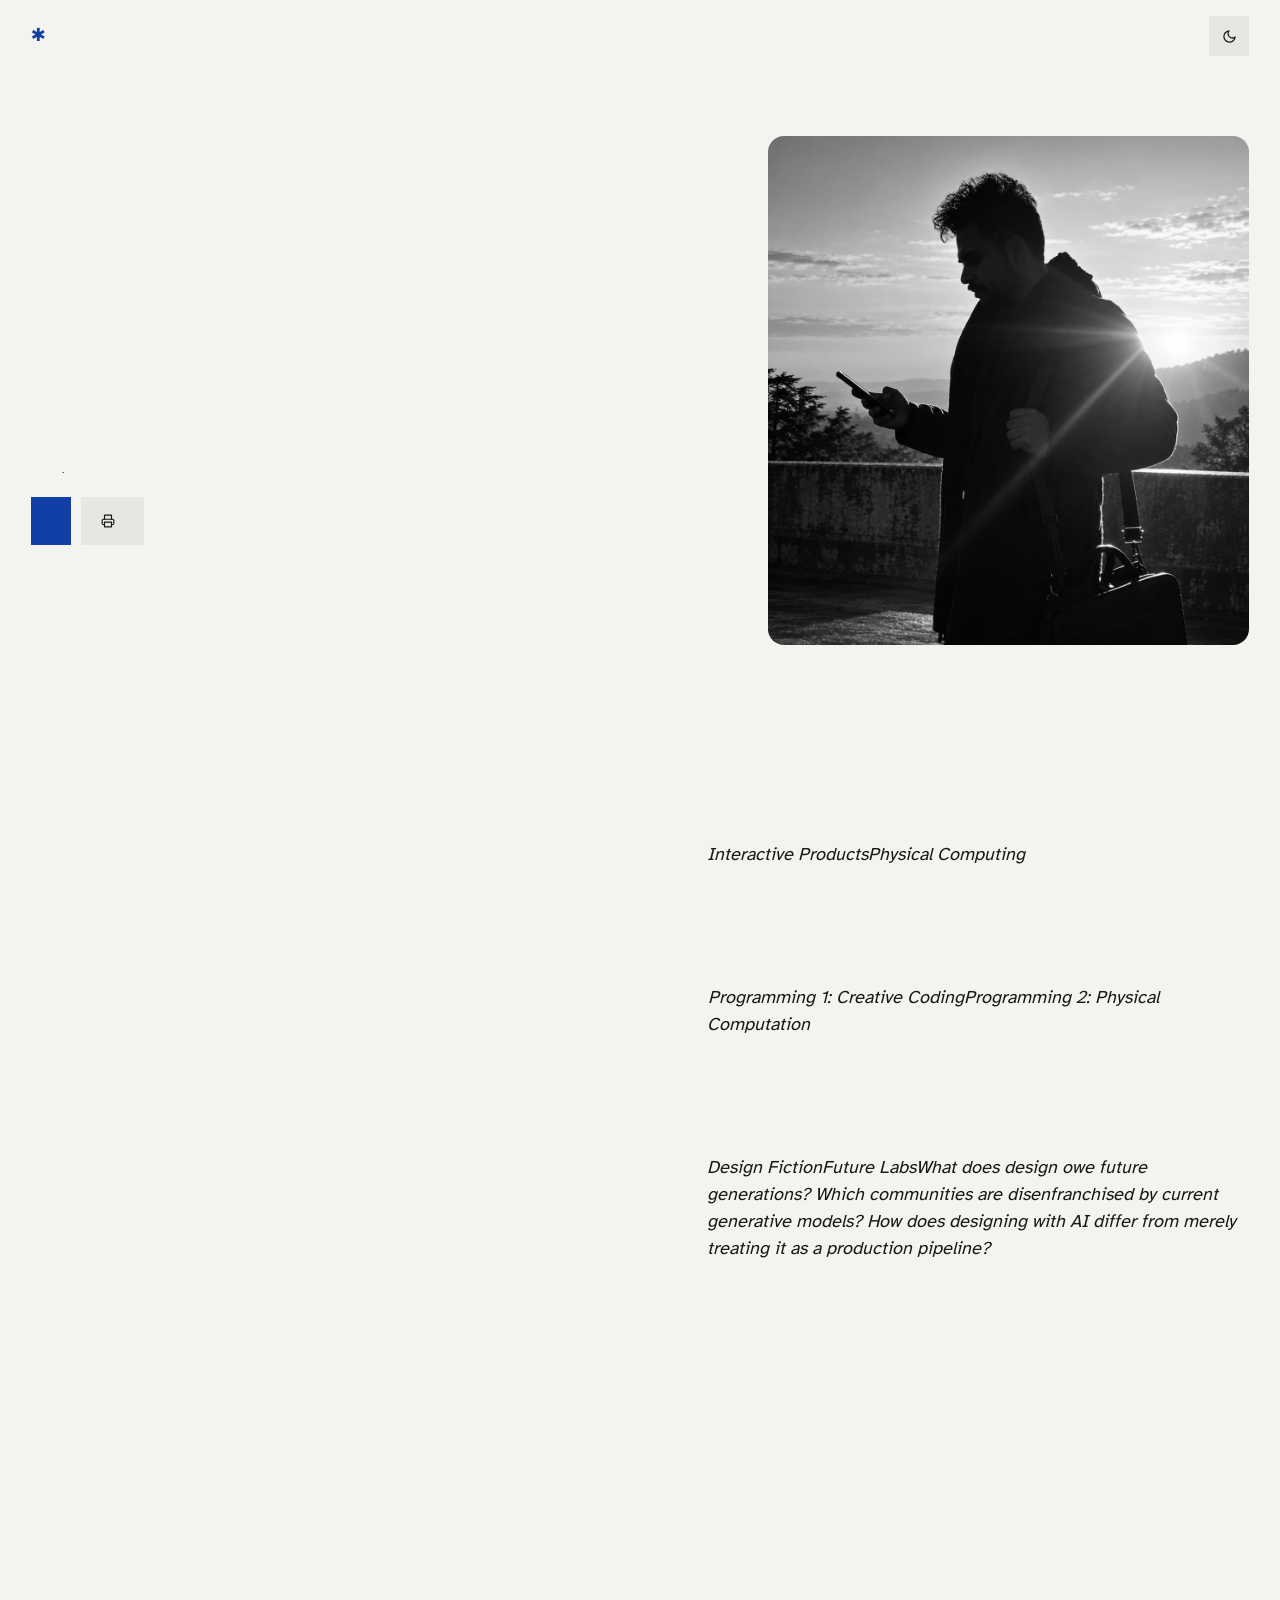
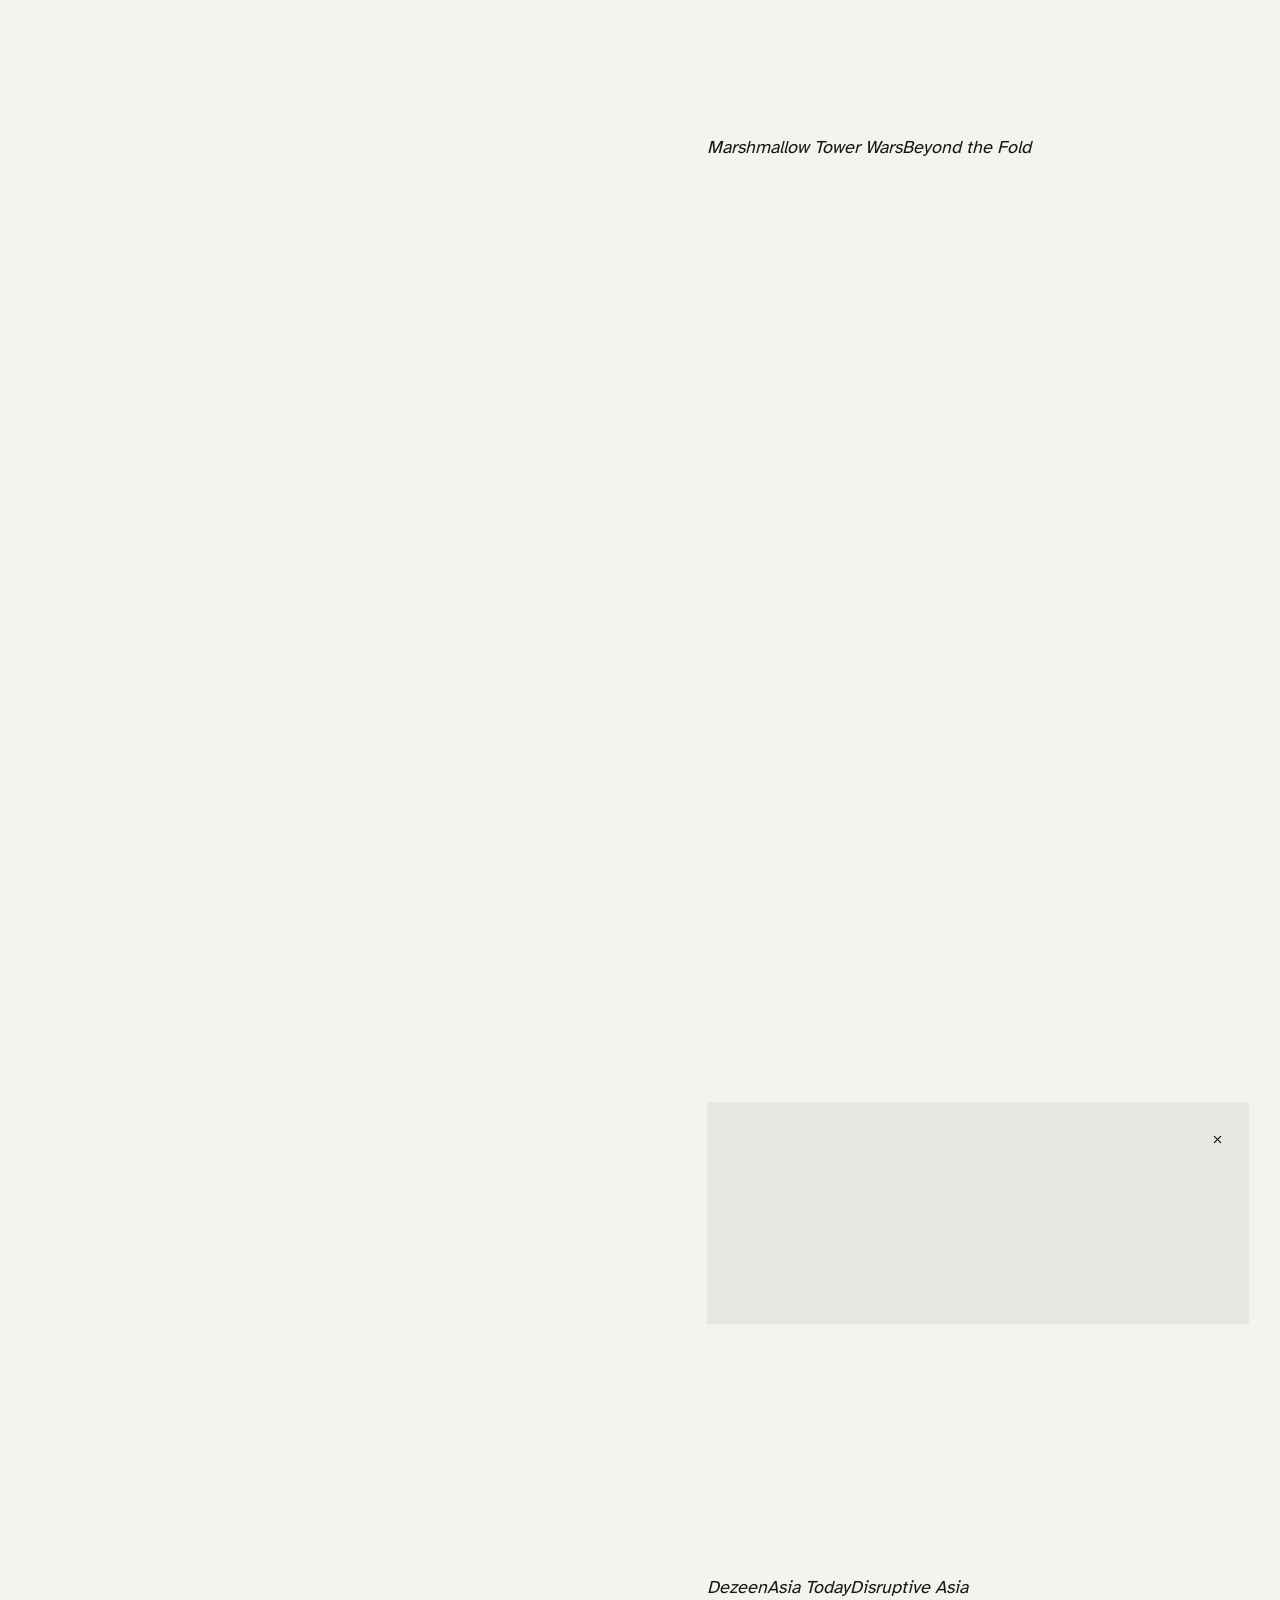
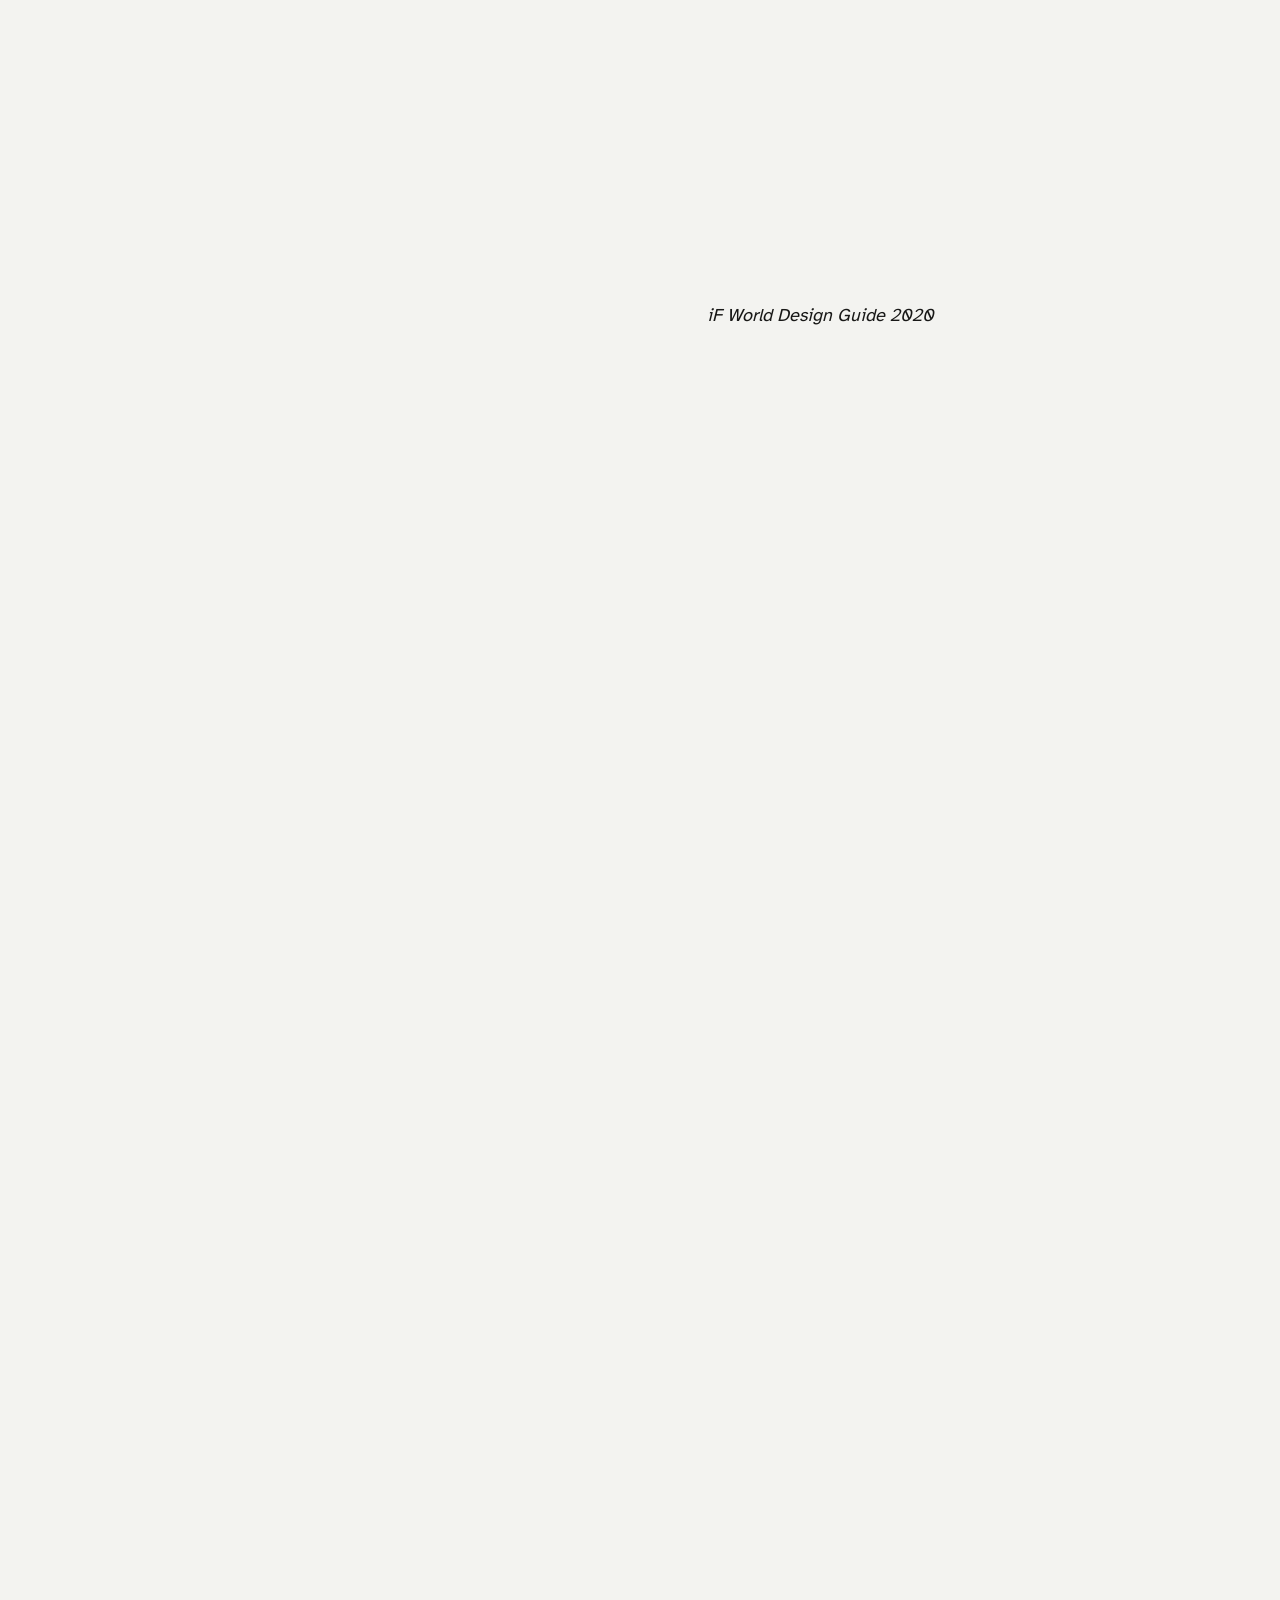
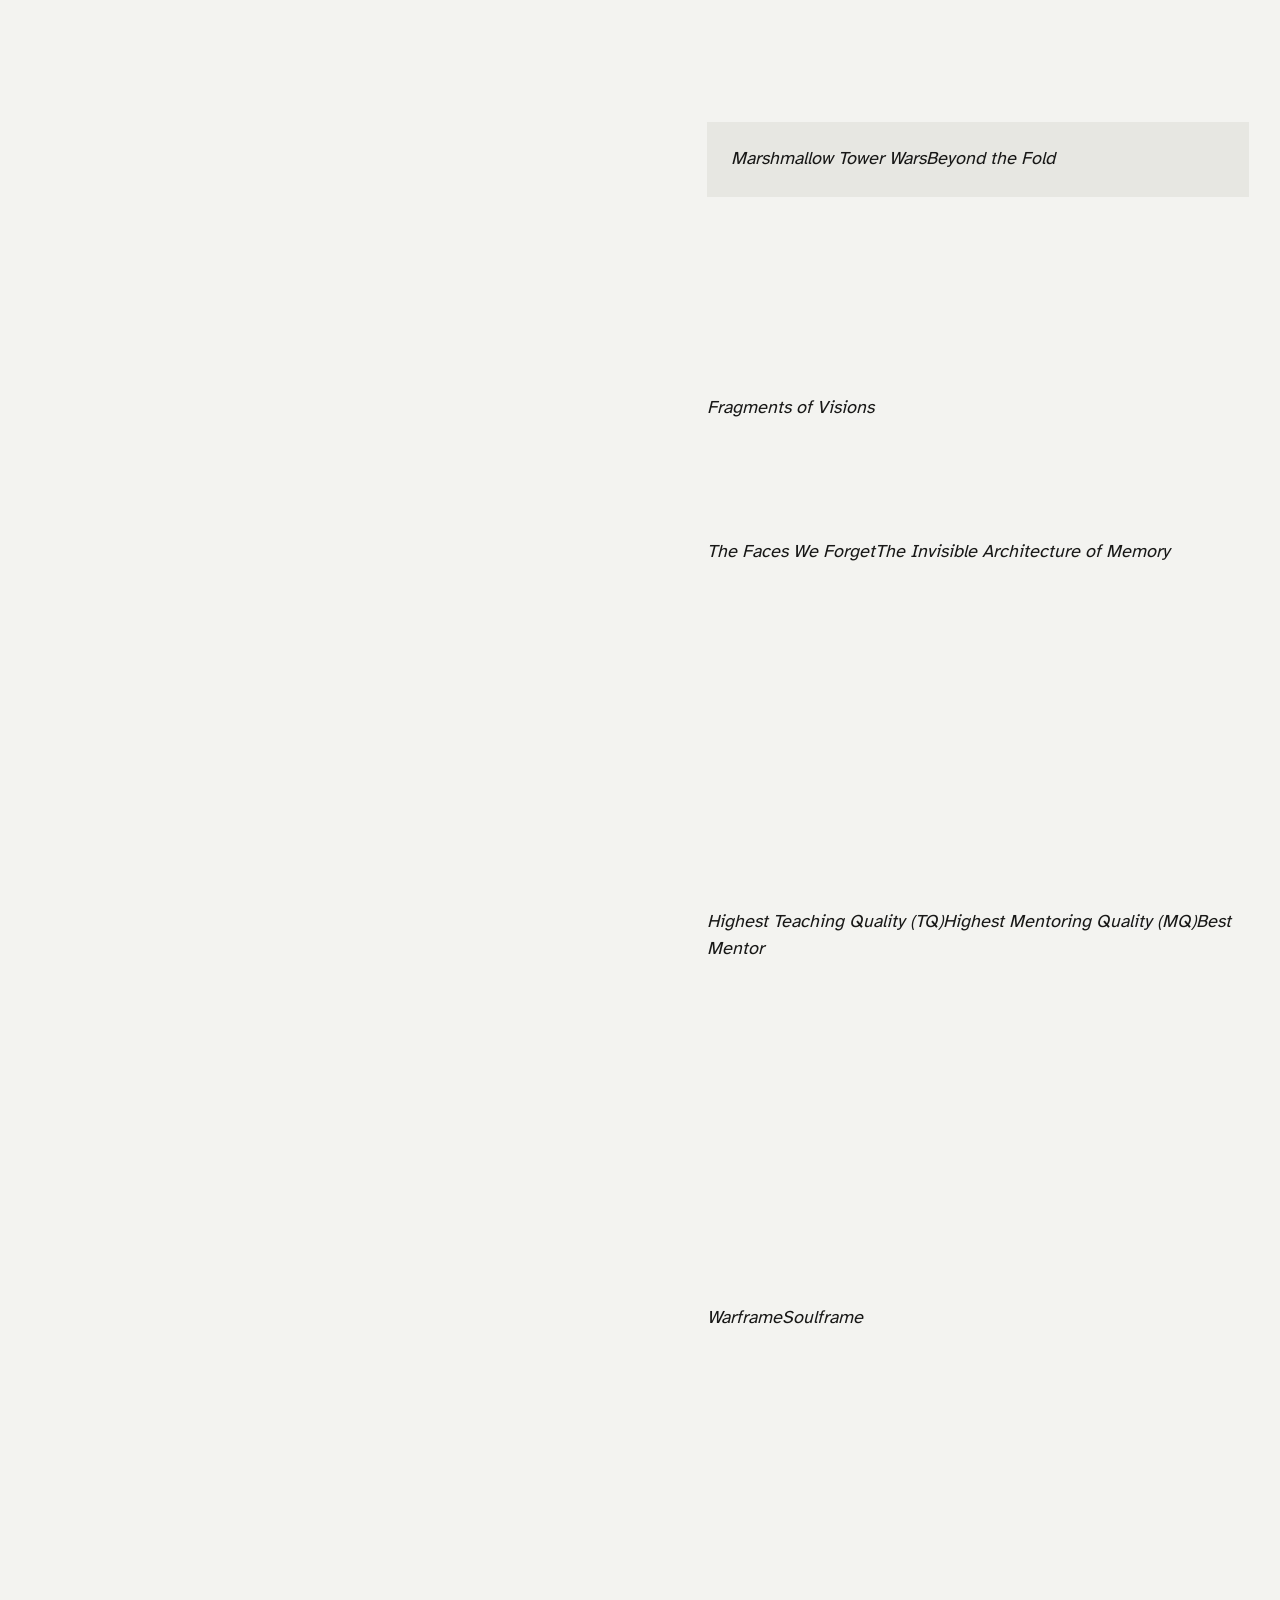
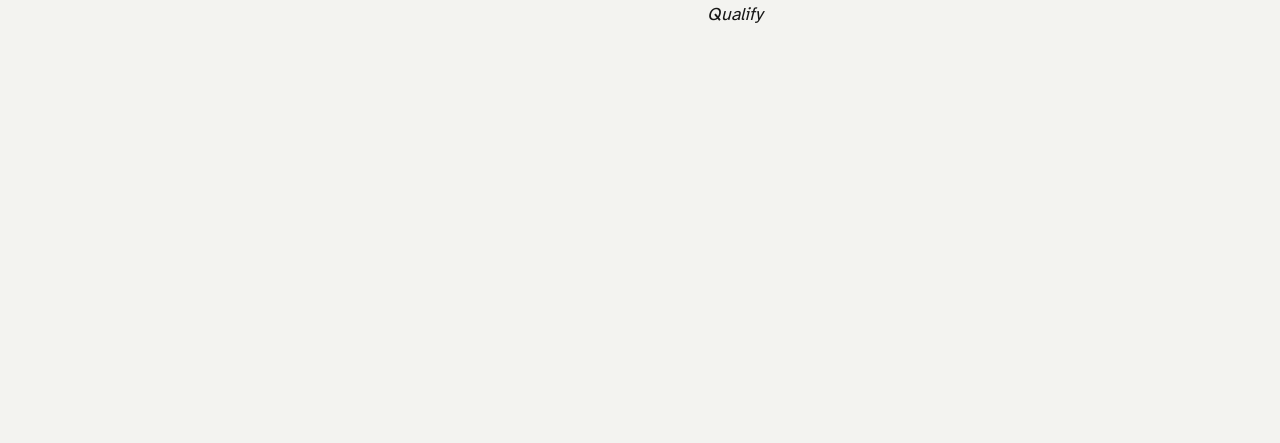
<file: index.html>
<!DOCTYPE html>
<html lang="en">

<head>
    <meta charset="UTF-8">
    <meta name="viewport" content="width=device-width, initial-scale=1.0">
    <title>Teaching Dossier | Samarth Reddy</title>
    <meta name="description"
        content="Teaching dossier of Samarth Reddy, Associate Professor at Graphic Era Deemed to be University. Studio-led pedagogy in design, computation, and artificial intelligence across 48 documented studios and 7 institutions.">
    <meta name="author" content="Samarth Reddy">
    <meta name="theme-color" content="#f3f3f0" media="(prefers-color-scheme: light)">
    <meta name="theme-color" content="#131312" media="(prefers-color-scheme: dark)">
    <meta name="color-scheme" content="light dark">

    <meta property="og:type" content="profile">
    <meta property="og:title" content="Teaching Dossier | Samarth Reddy">
    <meta property="og:description"
        content="Studio-led pedagogy in design, computation, and artificial intelligence. 48 documented university studios across 7 institutions and 5 countries.">
    <meta property="og:image" content="_assets/DPL_Logo.png">
    <meta name="twitter:card" content="summary">

    <link rel="icon" type="image/png" href="_assets/favicon.png?v=1">
    <link rel="preload" href="Fonts/Atkinson-Hyperlegible-Regular-102.ttf" as="font" type="font/ttf" crossorigin>
    <link rel="preload" href="Fonts/Atkinson-Hyperlegible-Bold-102.ttf" as="font" type="font/ttf" crossorigin>
    <link rel="stylesheet" href="css/styles.css?v=9">
    <script>
        (function () {
            var saved = localStorage.getItem('theme');
            var prefersDark = window.matchMedia('(prefers-color-scheme: dark)').matches;
            document.documentElement.setAttribute('data-theme',
                (saved === 'dark' || (!saved && prefersDark)) ? 'dark' : 'light');
        })();
    </script>
</head>

<body>
    <a class="skip-link" href="#main">Skip to content</a>

    <!-- ==================== HEADER ==================== -->
    <header class="site-header">
        <div class="container nav">
            <a class="nav-logo" href="https://portfolio-5208db.webflow.io/" target="_blank"
                rel="noopener noreferrer">
                <span class="nav-mark" aria-hidden="true">&#10033;</span> Samarth Reddy
            </a>
            <nav class="nav-right" aria-label="Navigation">
                <a class="nav-link" href="https://portfolio-5208db.webflow.io/" target="_blank"
                    rel="noopener noreferrer">Portfolio</a>
                <a class="nav-link" href="https://calluxpore.github.io/" target="_blank"
                    rel="noopener noreferrer">Blog</a>
                <a class="nav-link nav-hide-sm" href="https://www.linkedin.com/in/samredjunior" target="_blank"
                    rel="noopener noreferrer">LinkedIn</a>
                <button id="theme-toggle" class="icon-btn theme-toggle" type="button" aria-label="Toggle dark mode"
                    title="Toggle dark mode">
                    <svg class="sun-icon" width="15" height="15" viewBox="0 0 24 24" fill="none" stroke="currentColor"
                        stroke-width="2" stroke-linecap="round" stroke-linejoin="round" aria-hidden="true">
                        <circle cx="12" cy="12" r="5"></circle>
                        <line x1="12" y1="1" x2="12" y2="3"></line>
                        <line x1="12" y1="21" x2="12" y2="23"></line>
                        <line x1="4.22" y1="4.22" x2="5.64" y2="5.64"></line>
                        <line x1="18.36" y1="18.36" x2="19.78" y2="19.78"></line>
                        <line x1="1" y1="12" x2="3" y2="12"></line>
                        <line x1="21" y1="12" x2="23" y2="12"></line>
                        <line x1="4.22" y1="19.78" x2="5.64" y2="18.36"></line>
                        <line x1="18.36" y1="5.64" x2="19.78" y2="4.22"></line>
                    </svg>
                    <svg class="moon-icon" width="15" height="15" viewBox="0 0 24 24" fill="none" stroke="currentColor"
                        stroke-width="2" stroke-linecap="round" stroke-linejoin="round" aria-hidden="true">
                        <path d="M21 12.79A9 9 0 1 1 11.21 3 7 7 0 0 0 21 12.79z"></path>
                    </svg>
                </button>
            </nav>
            <div class="progress-bar" id="progress-bar" aria-hidden="true"></div>
        </div>
    </header>

    <!-- ==================== HERO ==================== -->
    <section class="hero" aria-labelledby="hero-title">
        <div class="container hero-inner">
            <div class="hero-content">
                <span class="eyebrow">Teaching Dossier &middot; Updated November 2026</span>
                <h1 class="hero-title" id="hero-title">Teaching&nbsp;Dossier</h1>
                <p class="hero-subtitle">Studio-Led Pedagogy in Design, Computation, and Artificial Intelligence</p>

                <div class="hero-identity">
                    <span><strong>Samarth Reddy</strong> &middot; MDes (Digital Futures, OCAD U) &middot; MSc (Product
                        Design Engineering, Coventry) &middot; WES North America Verified</span>
                    <span><strong>Associate Professor</strong> &middot; School of Design, Graphic Era Deemed
                        to be University</span>
                </div>

                <p class="hero-description">
                    I teach design students to think through making, bridging physical craft, creative code,
                    parametric systems, and emerging AI architectures. Across foundation studios, undergraduate majors,
                    and postgraduate cohorts in India, Canada, the UK, Germany, and Singapore, I create classrooms where
                    computational fluency is demystified into a flexible expressive material, critique is direct and
                    caring, and students develop the intellectual independence to interrogate the technologies that
                    shape our collective future.
                </p>

                <p class="hero-meta">
                    <span>Toronto, Canada</span>
                    <span class="dot" aria-hidden="true">&middot;</span>
                    <span>Dehradun, India</span>
                    <span class="dot" aria-hidden="true">&middot;</span>
                    <a href="mailto:iamsamarth@gmail.com">iamsamarth@gmail.com</a>
                </p>

                <div class="hero-actions">
                    <a class="btn" href="#teaching-philosophy">Read the dossier</a>
                    <button class="btn btn-ghost" type="button" id="print-btn">
                        <svg width="14" height="14" viewBox="0 0 24 24" fill="none" stroke="currentColor"
                            stroke-width="2" stroke-linecap="round" stroke-linejoin="round" aria-hidden="true">
                            <polyline points="6 9 6 2 18 2 18 9"></polyline>
                            <path d="M6 18H4a2 2 0 0 1-2-2v-5a2 2 0 0 1 2-2h16a2 2 0 0 1 2 2v5a2 2 0 0 1-2 2h-2"></path>
                            <rect x="6" y="14" width="12" height="8"></rect>
                        </svg>
                        Print / Save PDF
                    </button>
                </div>
                <p class="print-hint" id="print-hint" hidden>
                    For a clean PDF, open <strong>More settings</strong> in the print dialog and untick
                    <strong>Headers and footers</strong>. The browser adds those, not this page, and Chrome
                    remembers the setting next time.
                </p>

                <dl class="stats-strip">
                    <div class="stat">
                        <dt class="stat-value">18+</dt>
                        <dd class="stat-label">Years across industry and academia</dd>
                    </div>
                    <div class="stat">
                        <dt class="stat-value">14+</dt>
                        <dd class="stat-label">Years in design pedagogy &amp; higher ed</dd>
                    </div>
                    <div class="stat">
                        <dt class="stat-value">7</dt>
                        <dd class="stat-label">Higher-ed institutions</dd>
                    </div>
                    <div class="stat">
                        <dt class="stat-value">4</dt>
                        <dd class="stat-label">Levels taught: Foundation, UG, PG &amp; Professional</dd>
                    </div>
                </dl>
            </div>

            <figure class="hero-photo">
                <img src="_assets/hero-portrait.webp" width="1122" height="1402"
                    alt="Samarth Reddy in silhouette on a hilltop terrace at sunrise, checking his phone with a laptop bag over his shoulder"
                    fetchpriority="high">
            </figure>
        </div>
    </section>

    <div class="layout">
        <!-- ==================== TABLE OF CONTENTS ==================== -->
        <aside class="toc">
            <h2 class="toc-title">Contents</h2>
            <ul class="toc-list" id="toc-list">
                <li><a href="#teaching-philosophy"><span class="toc-num">01</span><span>Teaching Philosophy</span></a>
                </li>
                <li><a href="#teaching-responsibilities"><span class="toc-num">02</span><span>Studio Trajectory &amp;
                            Leadership</span></a></li>
                <li><a href="#evidence"><span class="toc-num">03</span><span>Evidence of Student Success</span></a></li>
                <li><a href="#scholarship-awards"><span class="toc-num">04</span><span>Scholarship, Open Source &amp;
                            Honors</span></a></li>
                <li><a href="#extracurriculars"><span class="toc-num">05</span><span>Extracurriculars &amp; Fun
                            Time</span></a></li>
            </ul>
        </aside>

        <!-- ==================== MAIN ==================== -->
        <main id="main">

            <!-- 1. Teaching Philosophy -->
            <section class="section" id="teaching-philosophy">
                <div class="section-head reveal">
                    <span class="eyebrow">Section 01</span>
                    <h2>Teaching Philosophy: The Four Pillars</h2>
                    <p class="section-lead">
                        I teach where design meets computation, craft meets code, and human intuition intersects with
                        machine intelligence. Anchored in constructivist pedagogy, Universal Design for Learning (UDL),
                        and critical technical inquiry, my practice is organized across four foundational commitments.
                    </p>
                </div>

                <div class="pillars">
                    <article class="pillar reveal">
                        <span class="pillar-index">01</span>
                        <h3>Experiential Learning Through Making</h3>
                        <p>
                            Design is not an abstract theory; it is an action-biased, experiential practice. In studios
                            such as <em>Interactive Products</em> and <em>Physical Computing</em>, students do not simply
                            wireframe conceptual interactions; they build working microcontroller circuits, interface
                            physical actuators, and test prototypes with external mentors. Whether soldering physical
                            sensors or fine-tuning a custom LoRA diffusion model, physical and digital construction is
                            itself a form of rigorous cognitive synthesis. To reflect this, assessment rubrics
                            deliberately weight process documentation, iterative experiments, and unsimulated failure
                            loops in a 40/60 ratio with the final artefact.
                        </p>
                    </article>

                    <article class="pillar reveal">
                        <span class="pillar-index">02</span>
                        <h3>Radical Accessibility of Computation</h3>
                        <p>
                            Makerspaces, algorithmic scripts, and coding environments can easily intimidate creative
                            students who do not perceive themselves as &ldquo;technical.&rdquo; Guided by universal
                            design principles, I make computational mediums radically accessible. In foundation coding
                            courses such as <em>Programming 1: Creative Coding</em> and <em>Programming 2: Physical
                                Computation</em>, I use live narrated coding: projecting my editor, vocalizing logic
                            decisions, making deliberate syntax errors, and tracing bugs collaboratively in real time. We
                            frame code not as an austere branch of software engineering, but as an expressive, plastic
                            material like clay or timber.
                        </p>
                    </article>

                    <article class="pillar reveal">
                        <span class="pillar-index">03</span>
                        <h3>Questioning as Method &amp; Speculative Inquiry</h3>
                        <p>
                            My objective as an educator is not to dispense ready-made solutions, but to cultivate acute
                            analytical discernment. In speculative studios including <em>Design Fiction</em> and
                            <em>Future Labs</em>, I challenge cohorts with provocations that resist rapid closure:
                            <em>What does design owe future generations? Which communities are disenfranchised by current
                                generative models? How does designing with AI differ from merely treating it as a
                                production pipeline?</em> Through structured worldbuilding, dialectical inquiry, and
                            diegetic prototyping, students transform critical skepticism into responsible, award-winning
                            proposals.
                        </p>
                    </article>

                    <article class="pillar reveal">
                        <span class="pillar-index">04</span>
                        <h3>Global Positionality and the Ethic of Care</h3>
                        <p>
                            Teaching is fundamentally an ongoing, compassionate labour of care. Having taught and
                            mentored diverse cohorts across Canada, India, the UK, Germany, and Singapore, my pedagogy is
                            deeply attuned to varying cultural assumptions, linguistic proficiencies, and learning
                            modalities. Recognizing that rigid, high-stakes grading can penalize students whose thinking
                            is sophisticated but whose English fluency is developing, my studio provides modular
                            open-source code scaffolds, bilingual vocabulary aids, and consistent office-hour mentoring,
                            establishing studio spaces founded on psychological safety, mutual dignity, and lifelong
                            curiosity.
                        </p>
                    </article>
                </div>
            </section>

            <!-- 2. Studio Trajectory & Curricular Leadership -->
            <section class="section" id="teaching-responsibilities">
                <div class="section-head reveal">
                    <span class="eyebrow">Section 02</span>
                    <h2>Studio Trajectory &amp; Curricular Leadership</h2>
                    <p class="section-lead">
                        Verified record of university appointments, lab architecture, and curriculum leadership across
                        14+ years, 7 institutions, and 48 documented studio deliveries.
                    </p>
                </div>

                <div class="timeline">
                    <article class="tl-card reveal">
                        <header class="tl-head">
                            <div class="tl-titles">
                                <h3>Graphic Era Deemed to be University</h3>
                                <span class="tl-place">Dehradun, India &middot; School of Design</span>
                                <span class="tl-role">Associate Professor</span>
                            </div>
                            <span class="tl-period">2025 to Present &middot; Full-Time Faculty</span>
                        </header>
                        <div class="tl-metrics">
                            <div class="tl-metric"><b>11</b><span>Studios / Bootcamps</span></div>
                            <div class="tl-metric"><b>481</b><span>Contact Hours</span></div>
                            <div class="tl-metric"><b>912</b><span>Students Reached</span></div>
                        </div>
                        <p class="tl-body">
                            Established cutting-edge AI Lab (30&times; NVIDIA RTX 5080 Blackwell workstations), Physical
                            Computation Lab, and Wood/Metal Workshop. Serves on Board of Studies authoring curriculum
                            descriptors and grading rubrics for Foundation (Y0) and Industrial Design (Y1). Designed
                            high-scale bootcamps (<em>Marshmallow Tower Wars</em>: 350 students; <em>Beyond the Fold</em>: 300
                            students).
                        </p>
                    </article>

                    <article class="tl-card reveal">
                        <header class="tl-head">
                            <div class="tl-titles">
                                <h3>OCAD University</h3>
                                <span class="tl-place">Toronto, Canada &middot; Faculty of Graduate Studies</span>
                                <span class="tl-role">Research Assistant, Experiment Designer &amp; Academic Assistant</span>
                            </div>
                            <span class="tl-period">2023 to 2025 &middot; Graduate Appointments</span>
                        </header>
                        <div class="tl-metrics">
                            <div class="tl-metric"><b>MDes</b><span>Digital Futures</span></div>
                            <div class="tl-metric"><b>6</b><span>A / A+ Course Grades</span></div>
                            <div class="tl-metric"><b>Thesis</b><span>Defended w/o Condition</span></div>
                        </div>
                        <p class="tl-body">
                            Academic Assistant for Inclusive Design Master&rsquo;s program (INCD-6017/6009/6010).
                            Research Assistant at IDEA Hub 5 on AI equity and disability communication. Experiment
                            Designer at ACE Lab (MAFA/OMAFRA Project) developing AI/XR quantitative evaluation protocols
                            and authoring TCPS2 Research Ethics Board (REB) protocols under Dr. Alexis Morris.
                        </p>
                    </article>

                    <article class="tl-card reveal">
                        <header class="tl-head">
                            <div class="tl-titles">
                                <h3>Pearl Academy &amp; UID (Karnavati University)</h3>
                                <span class="tl-place">Mumbai, Bengaluru &amp; Gandhinagar, India</span>
                                <span class="tl-role">Associate Professor &amp; Chair of Portfolio Assessment</span>
                            </div>
                            <span class="tl-period">2017 to 2023 &middot; Faculty Appointments</span>
                        </header>
                        <div class="tl-metrics">
                            <div class="tl-metric"><b>37</b><span>Studio Courses</span></div>
                            <div class="tl-metric"><b>3,441</b><span>Contact Hours</span></div>
                            <div class="tl-metric"><b>1,825</b><span>Students Reached</span></div>
                        </div>
                        <p class="tl-body">
                            Delivered 37 comprehensive studio courses across Industrial, Interaction, and Communication
                            Design. Chaired Portfolio Assessment Committee at UID; spearheaded the 700-student digital
                            fabrication initiative; led Capstone thesis supervision producing multiple international
                            award-winning projects (Gold IDA, EPDA, DNA Paris).
                        </p>
                    </article>

                    <article class="tl-card reveal">
                        <header class="tl-head">
                            <div class="tl-titles">
                                <h3>Raffles College of Design &amp; Commerce and Early Corporate R&amp;D</h3>
                                <span class="tl-place">Singapore &amp; Bengaluru (Raffles) &middot; India
                                    (Corporate)</span>
                                <span class="tl-role">Program Director &amp; Corporate Consultant</span>
                            </div>
                            <span class="tl-period">2008 to 2016 &middot; Academic &amp; Industry</span>
                        </header>
                        <div class="tl-metrics">
                            <div class="tl-metric"><b>31</b><span>Studio Modules</span></div>
                            <div class="tl-metric"><b>CAD / FEA</b><span>Corporate Training</span></div>
                            <div class="tl-metric"><b>Global</b><span>Client R&amp;D</span></div>
                        </div>
                        <p class="tl-body">
                            Program Director at Raffles (4 years), overseeing academic governance, syllabus delivery, and
                            31 modules in product and furniture design. Corporate CAD and Finite Element Analysis (FEA)
                            consultant training engineering teams at Mercedes-Benz, Volvo 3P, Ford Visteon, Boeing, Airbus, and the
                            Indian Navy.
                        </p>
                    </article>
                </div>

                <details class="disclosure reveal" open>
                    <summary>
                        Core Disciplinary Competencies: Curriculum Overview
                        <svg class="disclosure-icon" width="15" height="15" viewBox="0 0 24 24" fill="none"
                            stroke="currentColor" stroke-width="2" stroke-linecap="round" aria-hidden="true">
                            <line x1="12" y1="5" x2="12" y2="19"></line>
                            <line x1="5" y1="12" x2="19" y2="12"></line>
                        </svg>
                    </summary>
                    <div class="competencies">
                        <div class="competency">
                            <h4>Computation, AI &amp; Creative Code</h4>
                            <p>Design For and With AI, Physical Computing, Creative Coding (p5.js), Python &amp;
                                Rhinoscript, LoRA Training &amp; ComfyUI Workflows, Immersive Tech (AR/VR).</p>
                        </div>
                        <div class="competency">
                            <h4>Studio, Making &amp; Digital Fabrication</h4>
                            <p>3D Printing at 700-student scale, Rhinoceros 3D, KeyShot &amp; C4D Rendering, Lighting
                                Design Studio, Technically Complex Product Design, Model Workshop.</p>
                        </div>
                        <div class="competency">
                            <h4>Design Methods &amp; Speculative Inquiry</h4>
                            <p>Design Fiction, Future Labs &amp; Social Enterprise, Biophilic Design, Sustainable Design,
                                Usability in Practice, Systems Design &amp; Dialectical Prototyping.</p>
                        </div>
                        <div class="competency">
                            <h4>Interaction Design &amp; UX Systems</h4>
                            <p>Interactive Products, Graduation Project Supervision, Open Labs 2.0 UX/UI, Ergonomics
                                &amp; Anthropometry, Universal Design for Learning (UDL).</p>
                        </div>
                    </div>
                </details>
            </section>

            <!-- 3. Evidence of Student Learning and Success -->
            <section class="section" id="evidence">
                <div class="section-head reveal">
                    <span class="eyebrow">Section 03</span>
                    <h2>Evidence of Student Learning and Success</h2>
                    <p class="section-lead">
                        Under my direct supervision and studio mentorship, student design projects have earned major
                        international awards, prominent media features, and prestigious graduate placements globally.
                    </p>
                </div>

                <div class="mentees">
                    <article class="mentee reveal">
                        <h3>Kara 108RG</h3>
                        <p class="mentee-person"><b>Shraddha Kumbhar</b> &middot; Pearl Academy &middot; Industrial
                            Design</p>
                        <ul class="awards">
                            <li>Showcased at Global Grad Show, Dubai Design Week 2020</li>
                            <li>Curated Selection by design critic Caroline Roux</li>
                            <li>Featured in <em>Dezeen</em>, <em>Asia Today</em>, <em>Disruptive Asia</em></li>
                            <li>Most Professional Project Award, Annual Design Showcase</li>
                        </ul>
                        <p class="placement"><span class="eyebrow">Placement</span>Relocated to <strong>Vancouver,
                                Canada</strong>; practicing Product Designer at Standard Fusion and Esvedra Wellness.</p>
                    </article>

                    <article class="mentee reveal">
                        <h3>Artemis 389</h3>
                        <p class="mentee-person"><b>Anuja Tripathi</b> &middot; Pearl Academy &middot; Industrial Design
                        </p>
                        <ul class="awards">
                            <li>Gold Award, International Design Awards (IDA) 2021</li>
                            <li>Top Award Winner, European Product Design Awards (EPDA 2020)</li>
                            <li>Winner, DNA Paris Design Awards 2021</li>
                            <li>Featured in <em>iF World Design Guide 2020</em></li>
                            <li>Finalist, IXDA Interaction Awards 2021</li>
                        </ul>
                        <p class="placement"><span class="eyebrow">Placement</span>Relocated to <strong>Stockholm,
                                Sweden</strong> after Master&rsquo;s from Ume&aring; Institute of Design (UID), Sweden.
                        </p>
                    </article>

                    <article class="mentee reveal">
                        <h3>Budding Buddy</h3>
                        <p class="mentee-person"><b>Shivani Jadhav</b> &middot; Pearl Academy &middot; Industrial Design
                        </p>
                        <ul class="awards">
                            <li>First Prize, Awwchitecture International Competition 2019</li>
                            <li>First Prize (Furniture), ADI Battle of the Projects (Pune Design Festival 2020)</li>
                            <li>Course Winner, Adobe XD RMIT UX Awards 2021</li>
                        </ul>
                        <p class="placement"><span class="eyebrow">Placement</span>Relocated to <strong>Melbourne,
                                Australia</strong>; pursued advanced graduate studies at RMIT / University of Melbourne;
                            Industrial and graphic designer at Ozito powered by Einhell.</p>
                    </article>

                    <article class="mentee reveal">
                        <h3>Carapace</h3>
                        <p class="mentee-person"><b>Vaishnavi Shiroorkar</b> &middot; Pearl Academy &middot; Industrial
                            Design</p>
                        <ul class="awards">
                            <li>Environmental Sustainability Award, TISDC 2022</li>
                            <li>Multiple Awards, IDA Design Awards 2022 (Society &amp; Life Safety)</li>
                            <li>Winner, European Product Design Awards (EPDA 2023)</li>
                            <li>Winner, DNA Paris Design Awards 2023</li>
                            <li>Finalist, London International Creative Competition (LICC 2022)</li>
                        </ul>
                        <p class="placement"><span class="eyebrow">Placement</span>Relocated to <strong>London,
                                UK</strong> after Master&rsquo;s at RCA; Industrial Designer leading social enterprise
                            and emergency shelter design initiatives.</p>
                    </article>

                    <article class="mentee reveal">
                        <h3>Karat</h3>
                        <p class="mentee-person"><b>Harsh Lotiya</b> &middot; Pearl Academy &middot; Industrial Design
                        </p>
                        <ul class="awards">
                            <li>Featured Design for Design:Impact Awards 2020</li>
                        </ul>
                        <p class="placement"><span class="eyebrow">Placement</span>Relocated to <strong>Dublin,
                                Ireland</strong> after Master&rsquo;s in UCD; Industrial design and interaction design
                            practitioner in consumer products.</p>
                    </article>

                    <article class="mentee reveal">
                        <h3>Teemo</h3>
                        <p class="mentee-person"><b>Harshit Tareja</b> &middot; Pearl Academy &middot; Industrial Design
                        </p>
                        <ul class="awards">
                            <li>Shortlisted for Design Singapore Council Awards</li>
                        </ul>
                        <p class="placement"><span class="eyebrow">Placement</span>Relocated to
                            <strong>Singapore</strong>; Interaction Designer.</p>
                    </article>

                    <article class="mentee reveal">
                        <h3>Corporate Leadership</h3>
                        <p class="mentee-person"><b>Rhea Matthew</b> &middot; Pearl Academy &middot; Industrial Design
                        </p>
                        <ul class="awards">
                            <li>Corporate CEO Award Winner, sole designer recognized across the entire
                                organization</li>
                        </ul>
                        <p class="placement"><span class="eyebrow">Placement</span>Relocated to <strong>Loughborough,
                                UK</strong> after Master&rsquo;s at Loughborough University, UK; Senior UX and Product
                            Design Lead.</p>
                    </article>
                </div>

                <p class="note reveal">
                    <strong>Instructional scalability on record:</strong> Successfully led 700-student digital
                    fabrication studio at UID with modular packets and calibrated peer-review pipelines; orchestrated
                    350-student <em>Marshmallow Tower Wars</em> and 300-student <em>Beyond the Fold</em> aerodynamics
                    showdown at Graphic Era Deemed to be University.
                </p>
            </section>

            <!-- 4. Scholarship, Open Source & Honors -->
            <section class="section" id="scholarship-awards">
                <div class="section-head reveal">
                    <span class="eyebrow">Section 04</span>
                    <h2>Scholarship, Open Source &amp; Honors</h2>
                    <p class="section-lead">
                        My scholarship directly feeds studio experimentation, grounding classroom briefs in verified
                        inquiry across artificial intelligence, cognitive memory, and inclusive interaction.
                    </p>
                </div>

                <div class="panels">
                    <section class="panel reveal" aria-labelledby="panel-research">
                        <h3 id="panel-research">Frontier Research, Open Source &amp; AI Impact</h3>
                        <ul class="panel-list">
                            <li>
                                <strong>Civitai Global Creator (<a href="https://civitai.com/user/callux" target="_blank"
                                        rel="noopener noreferrer">@callux</a>)</strong>
                                80+ trained custom neural models, 13,000+ global downloads across Civitai and Hugging Face,
                                3,500+ generated artworks.
                                Selected for the curated <em>Fragments of Visions</em> showcase (May 2026).
                            </li>
                            <li>
                                <strong>ACE Lab &amp; OMAFRA Evaluation (OCAD U)</strong>
                                Designed quantitative evaluation metrics and experimental protocols for AI and Mixed
                                Reality; authored TCPS2 Research Ethics Board (REB) protocols.
                            </li>
                            <li>
                                <strong>15 Published Critical Essays</strong>
                                Essays on synthetic memory, latent space, prosopagnosia cognitive aids (<em>The Faces
                                    We Forget</em>), and sensory memory (<em>The Invisible Architecture of Memory</em>).
                            </li>
                            <li>
                                <strong>Open Source AI &amp; Code</strong>
                                Fine-tuned dialect models on Hugging Face (<a href="https://huggingface.co/samredjr"
                                    target="_blank" rel="noopener noreferrer">@samredjr</a>) and 56 open creative
                                repositories on GitHub (<a href="https://github.com/calluxpore" target="_blank"
                                    rel="noopener noreferrer">@calluxpore</a>).
                            </li>
                        </ul>
                    </section>

                    <section class="panel reveal" aria-labelledby="panel-honors">
                        <h3 id="panel-honors">Individual Honors &amp; Pedagogical Recognitions</h3>
                        <ul class="panel-list">
                            <li>
                                <strong>Top 10 Star Educator Award (ISA 2022)</strong>
                                Conferred by International School Awards for pioneering creative computing and
                                transdisciplinary design teaching.
                            </li>
                            <li>
                                <strong>Top 30% Globally, International Teachers&rsquo; Olympiad (2022)</strong>
                                Global assessment measuring instructional design, pedagogical knowledge, and classroom
                                leadership.
                            </li>
                            <li>
                                <strong>Triple Academic Gravitas Honors (Pearl Academy, 2021)</strong>
                                Faculty peer and student awards for <em>Highest Teaching Quality (TQ)</em>, <em>Highest
                                    Mentoring Quality (MQ)</em>, and <em>Best Mentor</em>.
                            </li>
                            <li>
                                <strong>Virtual Teacher Specialization</strong>
                                5-course post-graduate specialization conferred by University of California, Irvine
                                (Coursera, 2020).
                            </li>
                            <li>
                                <strong>AODA Accessibility Certified</strong>
                                Ontario Information &amp; Communication Standards compliance (2024).
                            </li>
                        </ul>
                    </section>
                </div>
            </section>

            <!-- 5. Extracurriculars & Fun Time -->
            <section class="section" id="extracurriculars">
                <div class="section-head reveal">
                    <span class="eyebrow">Section 05</span>
                    <h2>Extracurriculars &amp; Fun Time</h2>
                    <p class="section-lead">
                        Beyond studio teaching, research, and institutional leadership, my personal pursuits sustain my
                        creative curiosity, narrative thinking, and experimental maker practice.
                    </p>
                </div>

                <div class="panels">
                    <section class="panel reveal" aria-labelledby="panel-media">
                        <h3 id="panel-media">Interactive Media &amp; Visual Arts</h3>
                        <ul class="panel-list">
                            <li>
                                <strong>PC Gaming</strong>
                                Exploring rich lore and cooperative mechanics through titles like <em>Warframe</em> and
                                <em>Soulframe</em>. Gaming serves as both a primary outlet for relaxation and a
                                fascinating case study in interactive design, player agency, and persistent
                                worldbuilding.
                            </li>
                            <li>
                                <strong>Digital Sketching</strong>
                                Conceptualizing ideas and creating personal artwork using Procreate. This digital
                                sketching practice acts as a rapid-fire ideation sandbox, allowing me to translate
                                abstract thoughts and visual motifs into tangible compositions.
                            </li>
                            <li>
                                <strong>TV &amp; Cinema</strong>
                                Immersing myself in narrative fiction, serialized sci-fi, and complex worldbuilding. I
                                enjoy dissecting how contemporary media constructs immersive universes, pacing, and
                                emotional resonance across different visual mediums.
                            </li>
                        </ul>
                    </section>

                    <section class="panel reveal" aria-labelledby="panel-literary">
                        <h3 id="panel-literary">Literary Practice &amp; Experimental Craft</h3>
                        <ul class="panel-list">
                            <li>
                                <strong>Reading &amp; Audiobooks</strong>
                                Maintaining an insatiable reading habit, having surpassed 200 books read this year alone
                                through a mix of print and audiobooks. I am currently reading <em>Qualify</em> by Vera
                                Nazarian, while Agatha Christie remains my enduring favorite author for her masterclass
                                execution of plotting, character psychology, and intricate puzzle-solving.
                            </li>
                            <li>
                                <strong>Writing</strong>
                                Crafting blog posts and critical essays that explore the intersections of design, human
                                memory, and artificial intelligence. Writing gives me a structured space to formalize
                                passing observations into cohesive critical arguments.
                            </li>
                            <li>
                                <strong>Creative Making</strong>
                                Directing energy into experimental portfolio projects and creative technology
                                explorations. These hands-on endeavors allow me to test out unorthodox tools, push
                                technical boundaries, and experiment without the constraints of a formal client or
                                curriculum.
                            </li>
                        </ul>
                    </section>
                </div>
            </section>
        </main>
    </div>

    <!-- ==================== FOOTER ==================== -->
    <footer class="footer">
        <div class="footer-inner">
            <div>
                <p><strong>Samarth Reddy</strong> &middot; Teaching Dossier</p>
                <p class="footer-meta">Studio-Led Pedagogy in Design, Computation, and AI &middot; November 2026</p>
            </div>
            <nav class="footer-links" aria-label="Contact and profiles">
                <a href="mailto:iamsamarth@gmail.com">Email</a>
                <a href="https://portfolio-5208db.webflow.io/" target="_blank" rel="noopener noreferrer">Portfolio</a>
                <a href="https://www.linkedin.com/in/samredjunior" target="_blank" rel="noopener noreferrer">LinkedIn</a>
                <a href="https://github.com/calluxpore" target="_blank" rel="noopener noreferrer">GitHub</a>
                <a href="https://huggingface.co/samredjr" target="_blank" rel="noopener noreferrer">Hugging Face</a>
                <a href="https://civitai.com/user/callux" target="_blank" rel="noopener noreferrer">Civitai</a>
            </nav>
        </div>
    </footer>

    <button class="to-top" id="to-top" type="button" aria-label="Back to top" title="Back to top">
        <svg width="16" height="16" viewBox="0 0 24 24" fill="none" stroke="currentColor" stroke-width="2"
            stroke-linecap="round" stroke-linejoin="round" aria-hidden="true">
            <line x1="12" y1="19" x2="12" y2="5"></line>
            <polyline points="5 12 12 5 19 12"></polyline>
        </svg>
    </button>

    <script src="js/main.js?v=2" defer></script>
</body>

</html>
</file>
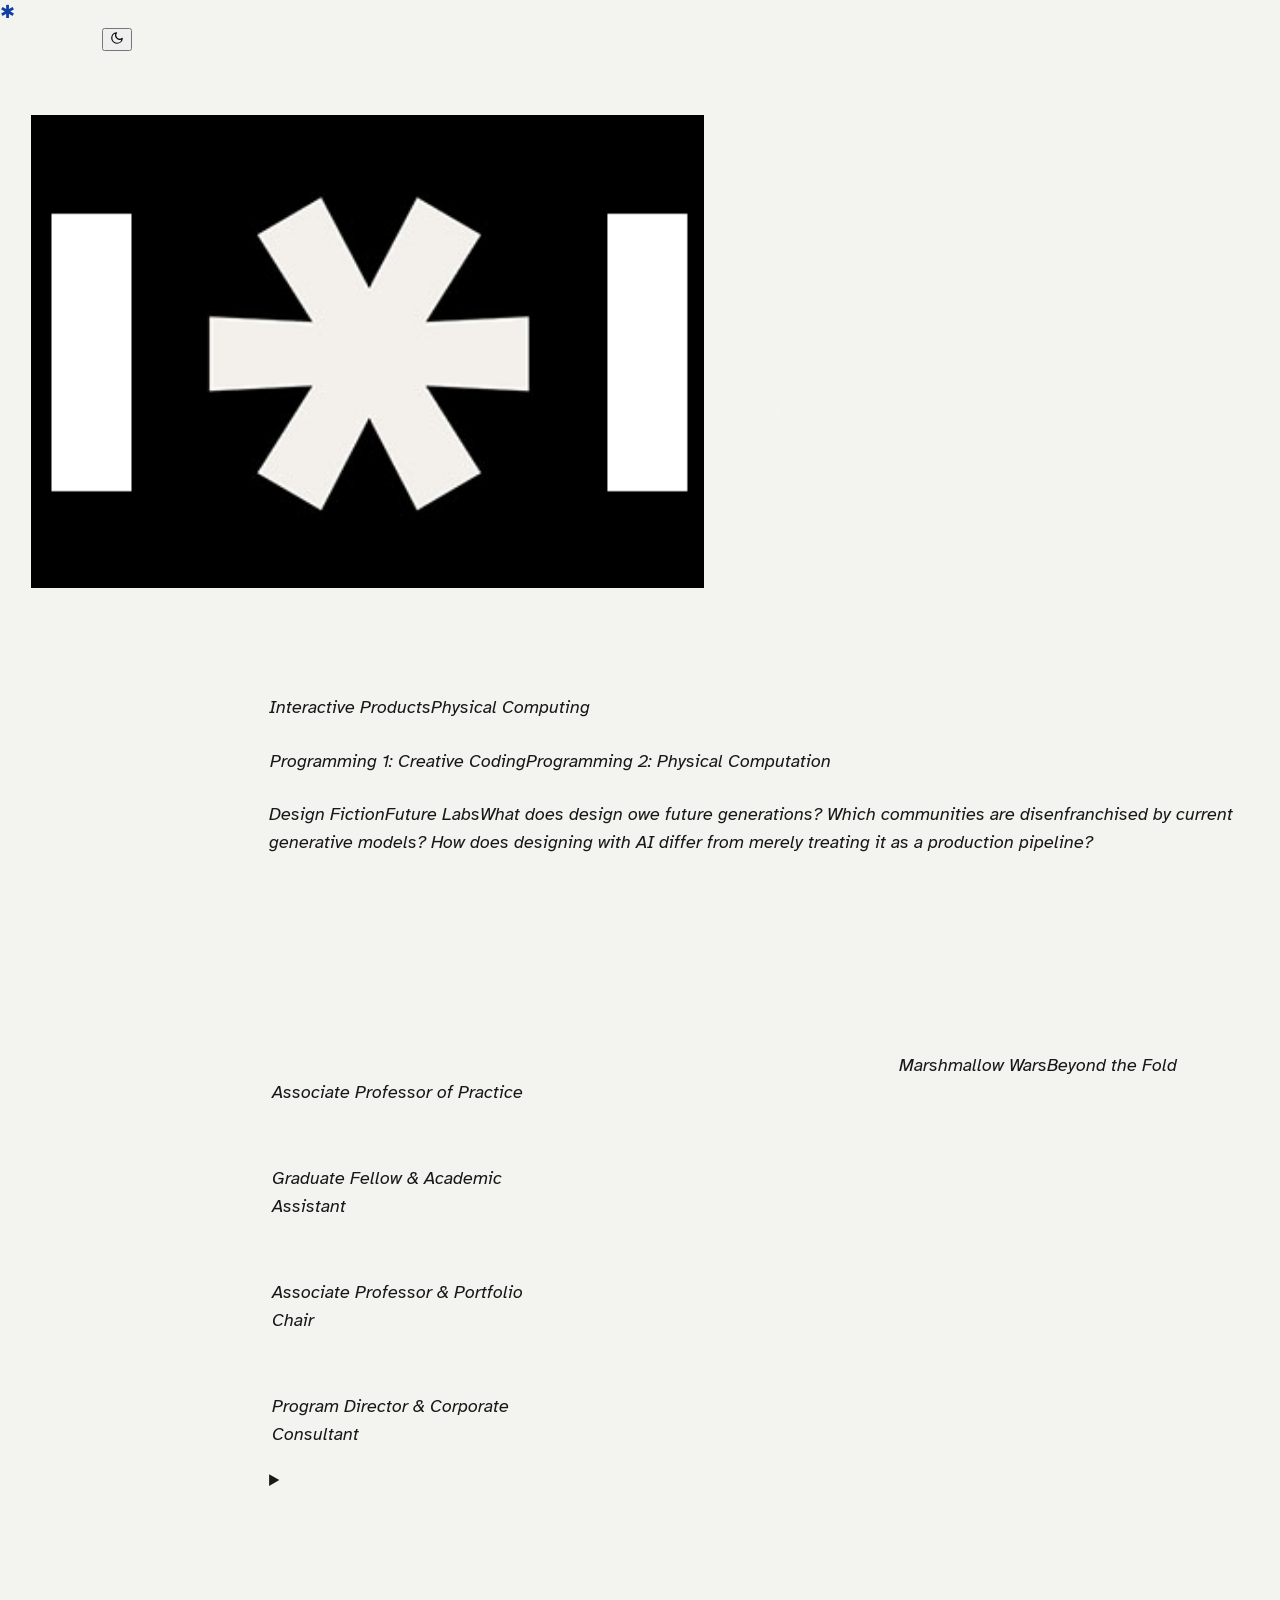
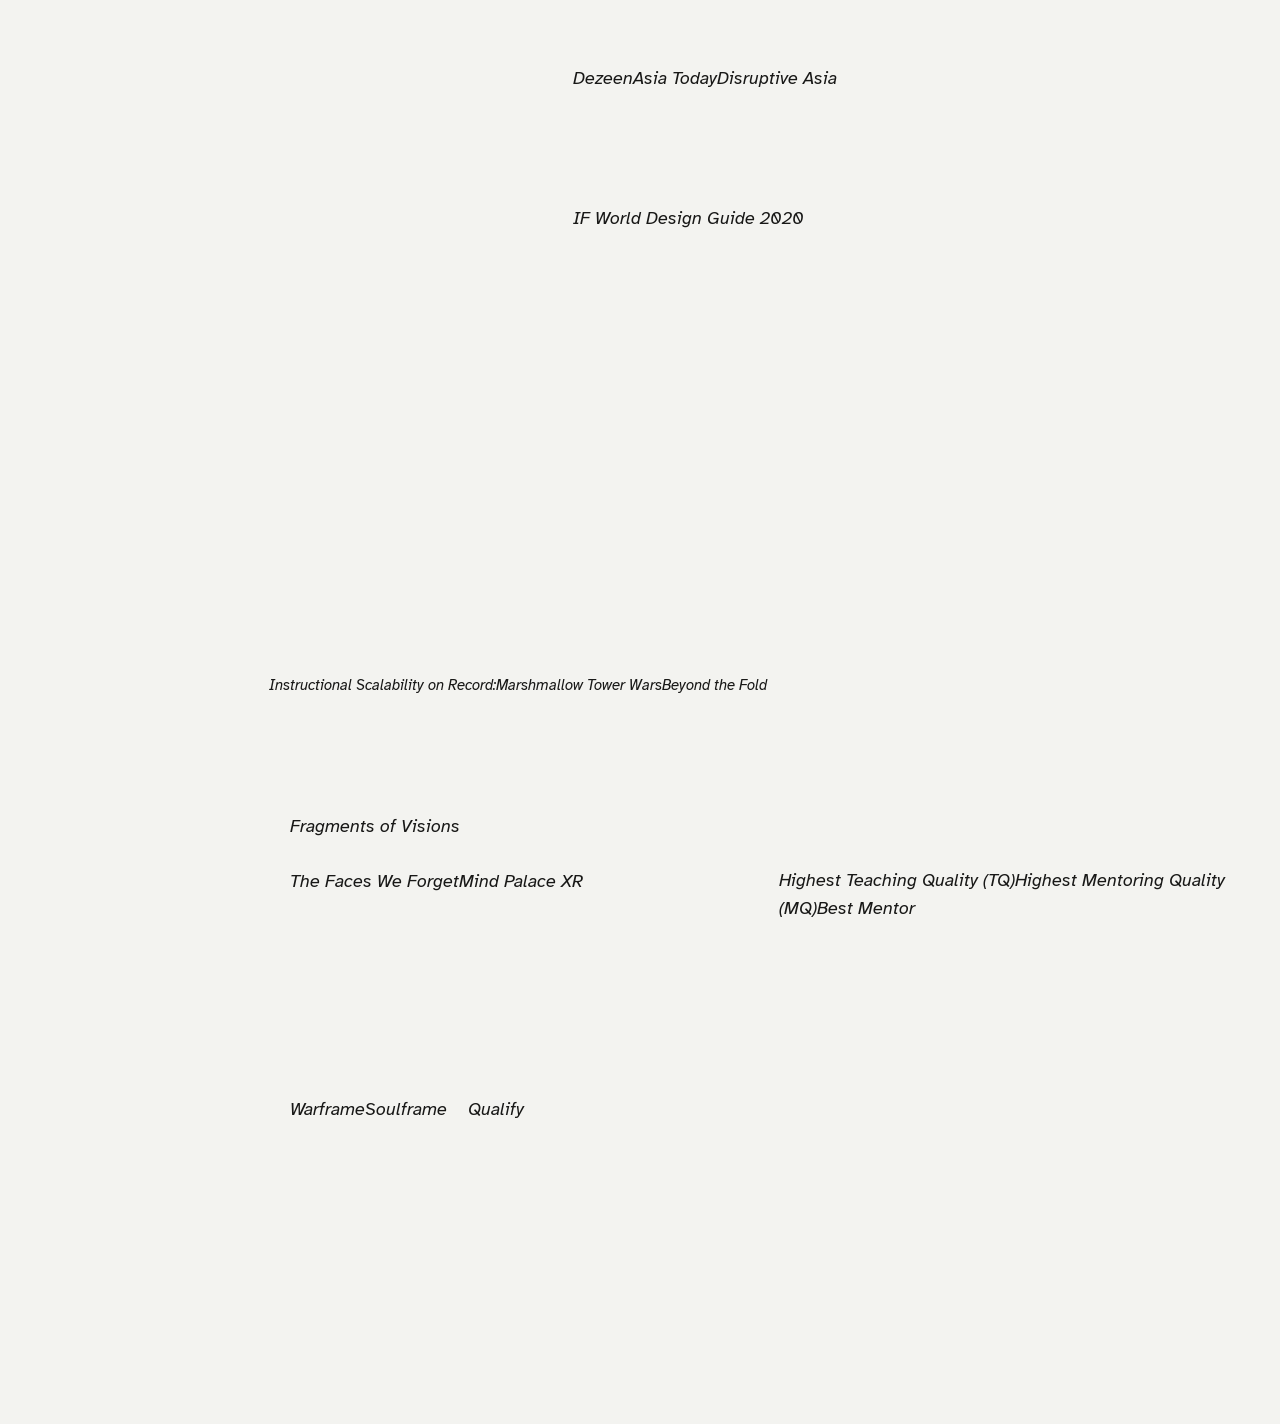
<file: index-Sam_OMEN.html>
<!DOCTYPE html>
<html lang="en">

<head>
    <meta charset="UTF-8">
    <meta name="viewport" content="width=device-width, initial-scale=1.0">
    <title>Teaching Dossier | Samarth Reddy</title>
    <link rel="preconnect" href="https://fonts.googleapis.com">
    <link rel="preconnect" href="https://fonts.gstatic.com" crossorigin>
    <link
        href="https://fonts.googleapis.com/css2?family=Atkinson+Hyperlegible:wght@400;700&family=Inter+Tight:wght@500;700&family=Inter:wght@400;500;600;700&display=swap"
        rel="stylesheet">
    <link rel="stylesheet" href="css/styles.css?v=4">
    <script>
        (function () {
            const savedTheme = localStorage.getItem('theme');
            const prefersDark = window.matchMedia('(prefers-color-scheme: dark)').matches;
            if (savedTheme === 'dark' || (!savedTheme && prefersDark)) {
                document.documentElement.setAttribute('data-theme', 'dark');
            } else {
                document.documentElement.setAttribute('data-theme', 'light');
            }
        })();
    </script>
</head>

<body>
    <!-- Navigation -->
    <nav class="navbar">
        <div class="nav-container">
            <a class="nav-logo" href="https://portfolio-5208db.webflow.io/" target="_blank" rel="noopener noreferrer"><span
                    class="nav-mark" aria-hidden="true">✱</span> Samarth Reddy</a>
            <div class="nav-right">
                <a class="nav-link" href="https://portfolio-5208db.webflow.io/" target="_blank" rel="noopener noreferrer">Portfolio</a>
                <a class="nav-link" href="https://huggingface.co/samredjr" target="_blank" rel="noopener noreferrer">HF</a>
                <a class="nav-link" href="https://civitai.com/user/callux" target="_blank" rel="noopener noreferrer">Civ</a>
                <a class="nav-link" href="https://github.com/calluxpore" target="_blank" rel="noopener noreferrer">Git</a>
                <button id="theme-toggle" class="theme-toggle" type="button" aria-label="Toggle dark mode" title="Toggle dark mode">
                    <svg class="sun-icon" width="14" height="14" viewBox="0 0 24 24" fill="none" stroke="currentColor" stroke-width="2" stroke-linecap="round" stroke-linejoin="round">
                        <circle cx="12" cy="12" r="5"></circle>
                        <line x1="12" y1="1" x2="12" y2="3"></line>
                        <line x1="12" y1="21" x2="12" y2="23"></line>
                        <line x1="4.22" y1="4.22" x2="5.64" y2="5.64"></line>
                        <line x1="18.36" y1="18.36" x2="19.78" y2="19.78"></line>
                        <line x1="1" y1="12" x2="3" y2="12"></line>
                        <line x1="21" y1="12" x2="23" y2="12"></line>
                        <line x1="4.22" y1="19.78" x2="5.64" y2="18.36"></line>
                        <line x1="18.36" y1="5.64" x2="19.78" y2="4.22"></line>
                    </svg>
                    <svg class="moon-icon" width="14" height="14" viewBox="0 0 24 24" fill="none" stroke="currentColor" stroke-width="2" stroke-linecap="round" stroke-linejoin="round">
                        <path d="M21 12.79A9 9 0 1 1 11.21 3 7 7 0 0 0 21 12.79z"></path>
                    </svg>
                </button>
            </div>
        </div>
    </nav>

    <!-- Hero Section (Identical to index.html) -->
    <header class="hero" aria-label="Teaching Dossier introduction">
        <div class="hero-inner">
            <div class="hero-mark">
                <img src="_assets/DPL_Logo.png" alt="Design Pedagogy Lab asterisk logo" width="1024" height="1024"
                    decoding="async" fetchpriority="high">
            </div>
            <div class="hero-content">
                <h1 class="hero-title">Teaching Dossier</h1>
                <p class="hero-subtitle">Studio-Led Pedagogy in Design, Computation, and Artificial Intelligence</p>
                <p class="hero-description">
                    <strong>Samarth Reddy</strong> · MDes (Digital Futures, OCAD U) · MSc (Product Design, Coventry) · WES North America Verified<br>
                    <strong>Associate Professor of Practice</strong> · School of Design, Graphic Era Deemed to be University<br><br>
                    I teach design students to think through making - bridging physical craft, creative code, parametric
                    systems, and emerging AI architectures. Across foundation studios, undergraduate majors, and
                    postgraduate cohorts in India, Canada, the UK, Germany, and Singapore, I create classrooms where computational
                    fluency is demystified into a flexible expressive material, critique is direct and caring, and students
                    develop the intellectual independence to interrogate the technologies that shape our collective future.
                </p>
                <p class="hero-meta">Toronto, Canada · Dehradun, India · <a href="mailto:iamsamarth@gmail.com" style="color: #ffffff;">iamsamarth@gmail.com</a> · Updated September 2026</p>
                <div class="stats-strip">
                    <span class="stat">19 Years of Industry and Academia</span>
                    <span class="stat">48 Documented University Studios</span>
                    <span class="stat">7 Higher Ed Institutions</span>
                    <span class="stat">5 Countries (CA, IN, DE, SG, UK)</span>
                </div>
            </div>
        </div>
    </header>

    <div class="layout">
        <!-- Table of Contents Sidebar -->
        <aside class="toc" aria-label="Contents">
            <h2>Contents</h2>
            <a href="#teaching-philosophy">1. Teaching Philosophy</a>
            <a href="#teaching-responsibilities">2. Studio Trajectory &amp; Leadership</a>
            <a href="#evidence">3. Evidence of Student Success</a>
            <a href="#scholarship-awards">4. Scholarship, Open Source &amp; Honors</a>
            <a href="#extracurriculars">5. Extracurriculars &amp; Fun Time</a>
        </aside>

        <!-- Main Curated Content (2 Pages Length) -->
        <main>
            <!-- 1. Teaching Philosophy -->
            <section id="teaching-philosophy">
                <h2>1. Teaching Philosophy (The 4 Pillars)</h2>
                <p class="section-lead">
                    I teach where design meets computation, craft meets code, and human intuition intersects with machine intelligence. Anchored in constructivist pedagogy, Universal Design for Learning (UDL), and critical technical inquiry, my practice is organized across four foundational commitments:
                </p>

                <h3>1. Experiential Learning Through Making</h3>
                <p>
                    Design is not an abstract theory; it is an action-biased, experiential practice. In studios such as <em>Interactive Products</em> and <em>Physical Computing</em>, students do not simply wireframe conceptual interactions; they build working microcontroller circuits, interface physical actuators, and test prototypes with external mentors. Whether soldering physical sensors or fine-tuning a custom LoRA diffusion model, physical and digital construction is itself a form of rigorous cognitive synthesis. To reflect this, assessment rubrics deliberately weight process documentation, iterative experiments, and unsimulated failure loops in a 40/60 ratio with the final artefact.
                </p>

                <h3>2. Radical Accessibility of Computation</h3>
                <p>
                    Makerspaces, algorithmic scripts, and coding environments can easily intimidate creative students who do not perceive themselves as "technical." Guided by universal design principles, I make computational mediums radically accessible. In foundation coding courses such as <em>Programming 1: Creative Coding</em> and <em>Programming 2: Physical Computation</em>, I use live narrated coding: projecting my editor, vocalizing logic decisions, making deliberate syntax errors, and tracing bugs collaboratively in real time. We frame code not as an austere branch of software engineering, but as an expressive, plastic material like clay or timber.
                </p>

                <h3>3. Questioning as Method &amp; Speculative Inquiry</h3>
                <p>
                    My objective as an educator is not to dispense ready-made solutions, but to cultivate acute analytical discernment. In speculative studios including <em>Design Fiction</em> and <em>Future Labs</em>, I challenge cohorts with provocations that resist rapid closure: <em>What does design owe future generations? Which communities are disenfranchised by current generative models? How does designing with AI differ from merely treating it as a production pipeline?</em> Through structured worldbuilding, dialectical inquiry, and diegetic prototyping, students transform critical skepticism into responsible, award-winning proposals.
                </p>

                <h3>4. Global Positionality and the Ethic of Care</h3>
                <p>
                    Teaching is fundamentally an ongoing, compassionate labour of care. Having taught and mentored diverse cohorts across Canada, India, the UK, Germany, and Singapore, my pedagogy is deeply attuned to varying cultural assumptions, linguistic proficiencies, and learning modalities. Recognizing that rigid, high-stakes grading can penalize students whose thinking is sophisticated but whose English fluency is developing, my studio provides modular open-source code scaffolds, bilingual vocabulary aids, and consistent office-hour mentoring, establishing studio spaces founded on psychological safety, mutual dignity, and lifelong curiosity.
                </p>
            </section>

            <!-- 2. Teaching Responsibilities & Studio Trajectory -->
            <section id="teaching-responsibilities">
                <h2>2. Studio Trajectory &amp; Curricular Leadership</h2>
                <p class="section-lead">
                    Verified record of university appointments, lab architecture, and curriculum leadership across 14+ years, 7 institutions, and 48 documented studio deliveries.
                </p>

                <div class="table-responsive show-all-rows">
                    <table>
                        <thead>
                            <tr>
                                <th style="width: 28%;">Institution &amp; Appointment</th>
                                <th style="width: 18%;">Timeline &amp; Scope</th>
                                <th style="width: 18%;">Verified Metrics</th>
                                <th>Curricular Leadership &amp; Pedagogical Innovations</th>
                            </tr>
                        </thead>
                        <tbody>
                            <tr>
                                <td>
                                    <strong>Graphic Era Deemed to be University</strong><br>
                                    <small>Dehradun, India · School of Design</small><br>
                                    <em>Associate Professor of Practice</em>
                                </td>
                                <td>2025 - Present<br>Full-Time Faculty</td>
                                <td>
                                    <strong>11 Studios / Bootcamps</strong><br>
                                    481 Contact Hours<br>
                                    912 Students Reached
                                </td>
                                <td>
                                    Established cutting-edge AI Lab (30x NVIDIA RTX 5080 Blackwell workstations), Physical Computation Lab, and Wood/Metal Workshop. Serves on Board of Studies authoring curriculum descriptors and grading rubrics for Foundation (Y0) and Industrial Design (Y1). Designed high-scale bootcamps (<em>Marshmallow Wars</em>: 350 students; <em>Beyond the Fold</em>: 300 students).
                                </td>
                            </tr>
                            <tr>
                                <td>
                                    <strong>OCAD University</strong><br>
                                    <small>Toronto, Canada · Faculty of Graduate Studies</small><br>
                                    <em>Graduate Fellow &amp; Academic Assistant</em>
                                </td>
                                <td>2023 - 2025<br>Graduate Appointments</td>
                                <td>
                                    <strong>MDes Digital Futures</strong><br>
                                    6 A/A+ Course Grades<br>
                                    Defended w/o Condition
                                </td>
                                <td>
                                    Academic Assistant for Inclusive Design Master's program (INCD-6017/6009/6010). Research Assistant at IDEA Hub 5 on AI equity and disability communication. Experiment Designer at ACE Lab (MAFA/OMAFRA Project) developing AI/XR quantitative evaluation protocols and authoring TCPS2 Research Ethics Board (REB) protocols under Dr. Alexis Morris and Dr. Sara Diamond.
                                </td>
                            </tr>
                            <tr>
                                <td>
                                    <strong>Pearl Academy &amp; UID (Karnavati University)</strong><br>
                                    <small>Mumbai, Bangalore &amp; Gandhinagar, India</small><br>
                                    <em>Associate Professor &amp; Portfolio Chair</em>
                                </td>
                                <td>2017 - 2023<br>Faculty Appointments</td>
                                <td>
                                    <strong>37 Studio Courses</strong><br>
                                    3,441 Contact Hours<br>
                                    1,825 Students Reached
                                </td>
                                <td>
                                    Delivered 37 comprehensive studio courses across Industrial, Interaction, and Communication Design. Chaired Portfolio Assessment Team at UID; spearheaded the 700-student digital fabrication initiative; led Capstone thesis supervision producing multiple international award-winning projects (Gold IDA, EPDA, DNA Paris).
                                </td>
                            </tr>
                            <tr>
                                <td>
                                    <strong>Raffles College of Design &amp; Early Corporate R&amp;D</strong><br>
                                    <small>Singapore &amp; Bangalore (Raffles) · India (Corporate)</small><br>
                                    <em>Program Director &amp; Corporate Consultant</em>
                                </td>
                                <td>2008 - 2016<br>Academic &amp; Industry</td>
                                <td>
                                    <strong>31 Studio Modules</strong><br>
                                    Corporate CAD/FEA<br>
                                    Global Client R&amp;D
                                </td>
                                <td>
                                    Program Director at Raffles (4 years), overseeing academic governance, syllabus delivery, and 31 modules in product and furniture design. Corporate CAD and Finite Element Analysis (FEA) consultant training engineering teams at Mercedes-Benz, Volvo, Ford, Boeing, Airbus, and the Indian Navy.
                                </td>
                            </tr>
                        </tbody>
                    </table>
                </div>

                <details style="margin-top: 1rem;">
                    <summary>Core Disciplinary Competencies (Curriculum Overview)</summary>
                    <div style="padding: 0.8rem 0.2rem; display: grid; grid-template-columns: repeat(auto-fit, minmax(240px, 1fr)); gap: 1rem; font-size: 0.92rem;">
                        <div>
                            <strong>Computation, AI &amp; Creative Code:</strong>
                            <p style="margin: 0.3rem 0; color: var(--text-secondary); text-align: left;">Design For and With AI, Physical Computing, Creative Coding (p5.js), Python &amp; Rhinoscript, LoRA Training &amp; ComfyUI Workflows, Immersive Tech (AR/VR).</p>
                        </div>
                        <div>
                            <strong>Studio, Making &amp; Digital Fabrication:</strong>
                            <p style="margin: 0.3rem 0; color: var(--text-secondary); text-align: left;">3D Printing at 700-student scale, Rhinoceros 3D, Keyshot &amp; C4D Rendering, Lighting Design Studio, Technically Complex Product Design, Model Workshop.</p>
                        </div>
                        <div>
                            <strong>Design Methods &amp; Speculative Inquiry:</strong>
                            <p style="margin: 0.3rem 0; color: var(--text-secondary); text-align: left;">Design Fiction, Future Labs &amp; Social Enterprise, Biophilic Design, Sustainable Design, Usability in Practice, Systems Design &amp; Dialectical Prototyping.</p>
                        </div>
                        <div>
                            <strong>Interaction Design &amp; UX Systems:</strong>
                            <p style="margin: 0.3rem 0; color: var(--text-secondary); text-align: left;">Interactive Products, Graduation Project Supervision, Open Labs 2.0 UX/UI, Ergonomics &amp; Anthropometry, Universal Design for Learning (UDL).</p>
                        </div>
                    </div>
                </details>
            </section>

            <!-- 3. Evidence of Student Success -->
            <section id="evidence">
                <h2>3. Evidence of Student Learning and Success</h2>
                <p class="section-lead">
                    Under my direct supervision and studio mentorship, student design projects have earned major international awards, prominent media features, and prestigious graduate placements globally.
                </p>

                <div class="table-responsive show-all-rows">
                    <table>
                        <thead>
                            <tr>
                                <th style="width: 22%;">Project &amp; Mentee</th>
                                <th style="width: 16%;">Institution</th>
                                <th style="width: 34%;">International Awards &amp; Honors</th>
                                <th>Subsequent Career / Graduate Placement</th>
                            </tr>
                        </thead>
                        <tbody>
                            <tr>
                                <td>
                                    <strong>Kara 108RG</strong><br>
                                    Shraddha Kumbhar
                                </td>
                                <td>Pearl Academy<br><small>Industrial Design</small></td>
                                <td>
                                    • Showcased at Global Grad Show, Dubai Design Week 2020<br>
                                    • Curated Selection by design critic Caroline Roux<br>
                                    • Featured in <em>Dezeen</em>, <em>Asia Today</em>, <em>Disruptive Asia</em><br>
                                    • Most Professional Project Award, Graduation Showcase
                                </td>
                                <td>
                                    Relocated to <strong>Vancouver, Canada</strong>; practicing Product Designer at Standard Fusion and Esvedra Wellness.
                                </td>
                            </tr>
                            <tr>
                                <td>
                                    <strong>Artemis 389</strong><br>
                                    Anuja Tripathi
                                </td>
                                <td>Pearl Academy<br><small>Industrial Design</small></td>
                                <td>
                                    • Gold Award, IDA Design Awards 2021<br>
                                    • Top Winner, European Product Design Awards (EPDA 2020)<br>
                                    • Winner, DNA Paris Design Awards 2021<br>
                                    • Featured in <em>IF World Design Guide 2020</em><br>
                                    • Finalist, IXDA Interaction Awards 2021
                                </td>
                                <td>
                                    Relocated to <strong>Stockholm, Sweden</strong> after Master's from Umeå Institute of Design (UID), Sweden.
                                </td>
                            </tr>
                            <tr>
                                <td>
                                    <strong>Budding Buddy</strong><br>
                                    Shivani Jadhav
                                </td>
                                <td>Pearl Academy<br><small>Industrial Design</small></td>
                                <td>
                                    • First Prize, Awwchitecture Design Competition 2019<br>
                                    • First Prize, ADI Battle of the Projects (Pune Design Fest 2020)<br>
                                    • Course Winner, Adobe XD RMIT UX Awards 2021
                                </td>
                                <td>
                                    Relocated to <strong>Melbourne, Australia</strong>; pursued advanced graduate studies at RMIT / University of Melbourne; Industrial and graphic designer at Ozito powered by Einhell.
                                </td>
                            </tr>
                            <tr>
                                <td>
                                    <strong>Carapace</strong><br>
                                    Vaishnavi Shiroorkar
                                </td>
                                <td>Pearl Academy<br><small>Industrial Design</small></td>
                                <td>
                                    • Environmental Sustainability Award, TISDC 2022<br>
                                    • Multiple Awards, IDA Design Awards 2022 (Society &amp; Life Safety)<br>
                                    • Winner, European Product Design Awards (EPDA 2023)<br>
                                    • Winner, DNA Paris Design Awards 2023<br>
                                    • Finalist, London International Creative Competition (LICC 2022)
                                </td>
                                <td>
                                    Relocated to <strong>London, UK</strong> after Master's at RCA; Industrial Designer leading social enterprise and emergency shelter design initiatives.
                                </td>
                            </tr>
                            <tr>
                                <td>
                                    <strong>Karat</strong><br>
                                    Harsh Lotiya
                                </td>
                                <td>Pearl Academy<br><small>Industrial Design</small></td>
                                <td>
                                    • Featured Design for Design:Impact Awards 2020
                                </td>
                                <td>
                                    Relocated to <strong>Dublin, Ireland</strong> after Master's in UCD; Industrial design and interaction design practitioner in consumer products.
                                </td>
                            </tr>
                            <tr>
                                <td>
                                    <strong>Teemo</strong><br>
                                    Harshit Tareja
                                </td>
                                <td>Pearl Academy<br><small>Industrial Design</small></td>
                                <td>
                                    • Shortlisted for Design Singapore Council Awards
                                </td>
                                <td>
                                    Relocated to <strong>Singapore</strong>; Interaction Designer.
                                </td>
                            </tr>
                            <tr>
                                <td>
                                    <strong>Corporate Leadership</strong><br>
                                    Rhea Matthew
                                </td>
                                <td>Pearl Academy<br><small>Industrial Design</small></td>
                                <td>
                                    • Corporate CEO Award Winner - sole designer recognized across the entire organization.
                                </td>
                                <td>
                                    Relocated to <strong>Loughborough, UK</strong> after Master's at Loughborough University, UK; Senior UX and Product Design Lead.
                                </td>
                            </tr>
                        </tbody>
                    </table>
                </div>

                <p style="margin-top: 0.85rem; font-size: 0.92rem; color: var(--text-secondary);">
                    <em>Instructional Scalability on Record:</em> Successfully led 700-student digital fabrication studio at UID with modular packets and calibrated peer-review pipelines; orchestrated 350-student <em>Marshmallow Tower Wars</em> and 300-student <em>Beyond the Fold</em> aerodynamics showdown at Graphic Era University.
                </p>
            </section>

            <!-- 4. Scholarship, Open Source & Honors -->
            <section id="scholarship-awards">
                <h2>4. Scholarship, Open Source &amp; Honors</h2>
                <p class="section-lead">
                    My scholarship directly feeds studio experimentation, grounding classroom briefs in verified inquiry across artificial intelligence, cognitive memory, and inclusive interaction.
                </p>

                <div class="table-responsive show-all-rows">
                    <table>
                        <thead>
                            <tr>
                                <th style="width: 50%;">Frontier Research, Open Source &amp; AI Impact</th>
                                <th style="width: 50%;">Individual Honors &amp; Pedagogical Recognitions</th>
                            </tr>
                        </thead>
                        <tbody>
                            <tr>
                                <td style="vertical-align: top; border-bottom: none;">
                                    <ul style="padding-left: 1.1rem; margin: 0;">
                                        <li>
                                            <strong>Civ Global Creator (<a href="https://civitai.com/user/callux" target="_blank" rel="noopener noreferrer">@callux</a>):</strong> 75+ trained custom neural models, 12,000+ community downloads, 3,500+ generated artworks. Selected for the curated <em>Fragments of Visions</em> showcase (May 2026).
                                        </li>
                                        <li>
                                            <strong>ACE Lab &amp; OMAFRA Evaluation (OCAD U):</strong> Designed quantitative evaluation metrics and experimental protocols for AI and Mixed Reality; authored TCPS2 Research Ethics Board (REB) protocols.
                                        </li>
                                        <li>
                                            <strong>15 Published Critical Essays:</strong> Monographs on synthetic memory, latent space, prosopagnosia cognitive aids (<em>The Faces We Forget</em>), and spatial mnemonics (<em>Mind Palace XR</em>).
                                        </li>
                                        <li>
                                            <strong>Open Source AI &amp; Code:</strong> Fine-tuned dialect models on HF (<a href="https://huggingface.co/samredjr" target="_blank" rel="noopener noreferrer">@samredjr</a>) and 52+ open creative repositories on GitHub (<a href="https://github.com/calluxpore" target="_blank" rel="noopener noreferrer">@calluxpore</a>).
                                        </li>
                                    </ul>
                                </td>
                                <td style="vertical-align: top; border-bottom: none;">
                                    <ul style="padding-left: 1.1rem; margin: 0;">
                                        <li>
                                            <strong>Top 10 Educator Award (ISA 2022):</strong> Conferred by International School Awards recognizing pioneering creative technology and design pedagogy globally.
                                        </li>
                                        <li>
                                            <strong>Top 30% Globally - International Teachers' Olympiad:</strong> Global assessment measuring instructional design, pedagogical knowledge, and classroom leadership.
                                        </li>
                                        <li>
                                            <strong>Triple Academic Gravitas Honors (Pearl Academy, 2021):</strong> Faculty peer and student awards for <em>Highest Teaching Quality (TQ)</em>, <em>Highest Mentoring Quality (MQ)</em>, and <em>Best Mentor</em>.
                                        </li>
                                        <li>
                                            <strong>Virtual Teacher Specialization:</strong> 5-course post-graduate specialization conferred by University of California, Irvine (Coursera, 2020).
                                        </li>
                                        <li>
                                            <strong>AODA Accessibility Certified:</strong> Ontario Information &amp; Communication Standards compliance (2024).
                                        </li>
                                    </ul>
                                </td>
                            </tr>
                        </tbody>
                    </table>
                </div>
            </section>

            <!-- 5. Extracurriculars & Fun Time -->
            <section id="extracurriculars">
                <h2>5. Extracurriculars &amp; Fun Time</h2>
                <p class="section-lead">
                    Beyond studio teaching, research, and institutional leadership, my personal pursuits sustain my creative curiosity, narrative thinking, and experimental maker practice:
                </p>

                <div class="table-responsive show-all-rows">
                    <table>
                        <thead>
                            <tr>
                                <th style="width: 50%;">Interactive Media &amp; Visual Arts</th>
                                <th style="width: 50%;">Literary Practice &amp; Experimental Craft</th>
                            </tr>
                        </thead>
                        <tbody>
                            <tr>
                                <td style="vertical-align: top; border-bottom: none;">
                                    <ul style="padding-left: 1.1rem; margin: 0;">
                                        <li>
                                            <strong>PC Gaming:</strong> Exploring rich lore and cooperative mechanics through titles like <em>Warframe</em> and <em>Soulframe</em>. Gaming serves as both a primary outlet for relaxation and a fascinating case study in interactive design, player agency, and persistent worldbuilding.
                                        </li>
                                        <li>
                                            <strong>Digital Sketching:</strong> Conceptualizing ideas and creating personal artwork using Procreate. This digital sketching practice acts as a rapid-fire ideation sandbox, allowing me to translate abstract thoughts and visual motifs into tangible compositions.
                                        </li>
                                        <li>
                                            <strong>TV &amp; Cinema:</strong> Immersing myself in narrative fiction, serialized sci-fi, and complex worldbuilding. I enjoy dissecting how contemporary media constructs immersive universes, pacing, and emotional resonance across different visual mediums.
                                        </li>
                                    </ul>
                                </td>
                                <td style="vertical-align: top; border-bottom: none;">
                                    <ul style="padding-left: 1.1rem; margin: 0;">
                                        <li>
                                            <strong>Reading &amp; Audiobooks:</strong> Maintaining an insatiable reading habit, having surpassed 200 books read this year alone through a mix of print and audiobooks. I am currently reading <em>Qualify</em> by Vera Nazarian, while Agatha Christie remains my enduring favorite author for her masterclass execution of plotting, character psychology, and intricate puzzle-solving.
                                        </li>
                                        <li>
                                            <strong>Writing:</strong> Crafting blog posts and critical essays that explore the intersections of design, human memory, and artificial intelligence. Writing gives me a structured space to formalize passing observations into cohesive critical arguments.
                                        </li>
                                        <li>
                                            <strong>Creative Making:</strong> Directing energy into experimental portfolio projects and creative technology explorations. These hands-on endeavors allow me to test out unorthodox tools, push technical boundaries, and experiment without the constraints of a formal client or curriculum.
                                        </li>
                                    </ul>
                                </td>
                            </tr>
                        </tbody>
                    </table>
                </div>
            </section>
        </main>
    </div>

    <!-- Footer (Matching index.html) -->
    <footer class="footer">
        <p><strong>Samarth Reddy</strong> · Teaching Dossier · Studio-Led Pedagogy in Design, Computation, and AI · September 2026</p>
    </footer>

    <script src="js/main.js" defer></script>
</body>

</html>
</file>
<file: css/styles.css>
/* Teaching Dossier: Street Plan
   Pale paper, Atkinson Hyperlegible, one enamel street-sign blue, and space instead of boxes.
   Contents and section titles hold their place while the record scrolls past them. */

@font-face {
    font-family: "Atkinson Hyperlegible";
    src: url("../Fonts/Atkinson-Hyperlegible-Regular-102.ttf") format("truetype");
    font-weight: 400;
    font-display: swap;
}

@font-face {
    font-family: "Atkinson Hyperlegible";
    src: url("../Fonts/Atkinson-Hyperlegible-Bold-102.ttf") format("truetype");
    font-weight: 700;
    font-display: swap;
}

/* ------------------------------------------------------------ Tokens */
:root {
    --margin: clamp(16px, 2.4vw, 36px);
    --section-gap: clamp(88px, 10vw, 170px);
    --header: 72px;
    --ease: cubic-bezier(0.2, 0.7, 0.2, 1);
    --ease-soft: cubic-bezier(0.16, 1, 0.3, 1);
    --face: "Atkinson Hyperlegible", system-ui, sans-serif;
    color-scheme: light dark;
}

:root,
[data-theme="light"] {
    --ground: #f3f3f0;
    --step: #e7e7e2;
    --ink: #181817;
    --soft: #55554f;
    --accent: #123fa6;
    --on-accent: #ffffff;
    color-scheme: light;
}

[data-theme="dark"] {
    --ground: #131312;
    --step: #212120;
    --ink: #ecece7;
    --soft: #b2b2ab;
    --accent: #8eaaf5;
    --on-accent: #131312;
    color-scheme: dark;
}

/* ------------------------------------------------------------- Reset */
*,
*::before,
*::after {
    box-sizing: border-box;
}

html {
    scroll-behavior: smooth;
    scroll-padding-top: 96px;
    -webkit-text-size-adjust: 100%;
}

body,
h1,
h2,
h3,
h4,
p,
ul,
dl,
dd,
figure {
    margin: 0;
}

body {
    background: var(--ground);
    color: var(--ink);
    font-family: var(--face);
    font-size: 18px;
    line-height: 1.5;
    overflow-x: clip;
}

ul {
    padding: 0;
    list-style: none;
}

img {
    display: block;
    max-width: 100%;
    height: auto;
}

a {
    color: inherit;
    text-underline-offset: 0.18em;
    transition: color 0.15s;
}

a:hover {
    color: var(--accent);
}

[hidden] {
    display: none !important;
}

:focus-visible {
    outline: 3px solid var(--accent);
    outline-offset: 2px;
}

::selection {
    background: var(--accent);
    color: var(--on-accent);
}

.skip-link {
    position: absolute;
    left: -9999px;
    z-index: 100;
    padding: 12px 16px;
    background: var(--accent);
    color: var(--on-accent);
}

.skip-link:focus {
    left: 16px;
    top: 12px;
}

/* ------------------------------------------------------------ Header */
.site-header {
    position: sticky;
    top: 0;
    z-index: 50;
    background: var(--ground);
}

.nav {
    position: relative;
    display: flex;
    justify-content: space-between;
    align-items: center;
    gap: 24px;
    min-height: var(--header);
    padding: 16px var(--margin);
}

.nav-logo {
    display: inline-flex;
    align-items: center;
    gap: 0.45em;
    font-weight: 700;
    text-decoration: none;
    white-space: nowrap;
}

.nav-mark {
    color: var(--accent);
}

.nav-right {
    display: flex;
    align-items: center;
    gap: clamp(12px, 2vw, 28px);
    font-size: 16px;
}

.nav-link {
    text-decoration: none;
}

.nav-link:hover {
    text-decoration: underline;
}

.icon-btn {
    appearance: none;
    display: inline-grid;
    place-items: center;
    width: 40px;
    height: 40px;
    padding: 0;
    border: 0;
    background: var(--step);
    color: var(--ink);
    cursor: pointer;
    transition: transform 0.15s var(--ease);
}

.icon-btn:hover {
    transform: translateY(-2px);
}

.icon-btn:active {
    transform: translateY(0);
}

[data-theme="light"] .sun-icon,
[data-theme="dark"] .moon-icon {
    display: none;
}

.progress-bar {
    position: absolute;
    left: 0;
    right: 0;
    bottom: 0;
    height: 4px;
    background: var(--accent);
    transform: scaleX(0);
    transform-origin: left;
    transition: transform 0.12s linear;
}

/* -------------------------------------------------------------- Hero */
.hero-inner {
    display: grid;
    grid-template-columns: 7fr 5fr;
    gap: clamp(24px, 5vw, 80px);
    align-items: stretch; /* the photo spans the text column, top to bottom */
    padding: clamp(24px, 5vw, 72px) var(--margin) 0;
}

.hero-content {
    display: flex;
    flex-direction: column;
    gap: 20px;
}

.eyebrow {
    color: var(--soft);
    font-size: 16px;
}

.hero-title {
    font-size: clamp(38px, 6.6vw, 112px);
    font-weight: 700;
    line-height: 1;
    letter-spacing: -0.035em;
    white-space: nowrap;
}

.hero-subtitle {
    font-size: clamp(21px, 1.75vw, 27px);
    line-height: 1.25;
}

.hero-identity {
    display: grid;
    gap: 6px;
    color: var(--soft);
    font-size: 16px;
}

.hero-identity span {
    display: block;
}

.hero-identity strong {
    color: var(--ink);
}

.hero-description {
    max-width: 40em;
}

.hero-meta {
    display: flex;
    flex-wrap: wrap;
    gap: 0.2em 0.5em;
    font-size: 16px;
}

.hero-actions {
    display: flex;
    flex-wrap: wrap;
    gap: 10px;
}

.btn {
    display: inline-flex;
    align-items: center;
    gap: 0.6em;
    padding: 14px 20px;
    border: 0;
    background: var(--accent);
    color: var(--on-accent);
    font: inherit;
    font-size: 16px;
    font-weight: 700;
    line-height: 1.2;
    text-decoration: none;
    cursor: pointer;
    transition: transform 0.15s var(--ease);
}

.btn:hover {
    color: var(--on-accent);
    transform: translateY(-2px);
}

.btn:active {
    transform: translateY(0);
}

.btn-ghost,
.btn-ghost:hover {
    background: var(--step);
    color: var(--ink);
}

.print-hint {
    max-width: 40em;
    font-size: 16px;
}

.stats-strip {
    display: grid;
    grid-template-columns: repeat(4, 1fr);
    gap: 20px;
    margin: 20px 0 0;
}

.stat-value {
    color: var(--accent);
    font-size: clamp(28px, 2.7vw, 44px);
    font-weight: 700;
    line-height: 1;
    letter-spacing: -0.02em;
}

.stat-label {
    margin-top: 6px;
    font-size: 16px;
    line-height: 1.25;
}

.hero-photo {
    position: relative;
    min-height: 0;
    border-radius: 16px;
    overflow: hidden;
}

/* Black and white at rest; the sunrise comes back under the pointer. */
.hero-photo img {
    position: absolute; /* out of flow, so the text column sets the height */
    inset: 0;
    width: 100%;
    height: 100%;
    object-fit: cover;
    object-position: 62% 8%; /* keeps the head in frame on wide screens */
    filter: grayscale(1);
    transition: filter 0.6s var(--ease);
    animation: settle 1.8s var(--ease) both;
}

.hero-photo:hover img {
    filter: grayscale(0);
}

@keyframes settle {
    from {
        transform: scale(1.05);
    }

    to {
        transform: none;
    }
}

/* ------------------------------------------------- Plan: page layout */
.layout {
    display: grid;
    grid-template-columns: 200px minmax(0, 1fr);
    gap: clamp(24px, 3vw, 48px);
    padding: 0 var(--margin);
}

.toc {
    position: sticky;
    top: 96px;
    align-self: start;
    padding-top: var(--section-gap);
}

.toc-title {
    margin-bottom: 14px;
    font-size: 16px;
}

.toc-list {
    display: grid;
    gap: 12px;
}

.toc-list a {
    display: grid;
    grid-template-columns: 28px 1fr;
    color: var(--soft);
    font-size: 16px;
    line-height: 1.25;
    text-decoration: none;
    transition: color 0.15s, transform 0.15s var(--ease);
}

.toc-list a:hover {
    color: var(--ink);
    transform: translateX(3px);
}

.toc-list a.active {
    color: var(--accent);
    font-weight: 700;
}

.section {
    display: grid;
    grid-template-columns: minmax(0, 5fr) minmax(0, 7fr);
    column-gap: clamp(24px, 4vw, 64px);
    align-items: start;
    padding-top: var(--section-gap);
}

.section-head {
    position: sticky;
    top: 96px;
    grid-row: 1 / span 4;
}

.section > *:not(.section-head) {
    grid-column: 2;
}

.section-head .eyebrow {
    display: block;
    margin-bottom: 8px;
}

h2 {
    font-size: clamp(28px, 2.7vw, 44px);
    line-height: 1.06;
    letter-spacing: -0.02em;
}

.section-lead {
    margin-top: 18px;
    font-size: 18px;
}

h3 {
    font-size: clamp(22px, 1.7vw, 26px);
    line-height: 1.15;
    letter-spacing: -0.01em;
}

/* ----------------------------------------------------------- Pillars */
.pillars {
    display: grid;
    gap: 48px;
}

.pillar-index {
    display: block;
    margin-bottom: 6px;
    color: var(--accent);
    font-weight: 700;
}

.pillar h3 {
    margin-bottom: 10px;
}

/* ---------------------------------------------------------- Timeline */
.timeline {
    display: grid;
    gap: 64px;
}

.tl-card {
    display: grid;
    gap: 14px;
}

.tl-titles {
    display: flex;
    flex-direction: column;
    gap: 2px;
}

.tl-place {
    color: var(--soft);
}

.tl-role {
    font-weight: 700;
}

.tl-period {
    display: block;
    margin-top: 4px;
    color: var(--soft);
    font-size: 16px;
}

.tl-metrics {
    display: flex;
    flex-wrap: wrap;
    gap: 10px 40px;
}

.tl-metric b {
    display: block;
    color: var(--accent);
    font-size: clamp(28px, 2.7vw, 44px);
    line-height: 1;
    letter-spacing: -0.02em;
}

.tl-metric span {
    font-size: 16px;
}

/* -------------------------------------------------------- Disclosure */
.disclosure {
    margin-top: 64px;
    padding: 24px;
    background: var(--step);
}

.disclosure summary {
    display: flex;
    justify-content: space-between;
    align-items: center;
    gap: 16px;
    font-weight: 700;
    list-style: none;
    cursor: pointer;
}

.disclosure summary::-webkit-details-marker {
    display: none;
}

.disclosure-icon {
    flex: none;
    transition: transform 0.2s var(--ease);
}

.disclosure[open] .disclosure-icon {
    transform: rotate(45deg);
}

.competencies {
    display: grid;
    grid-template-columns: 1fr 1fr;
    gap: 24px 32px;
    margin-top: 20px;
}

.competency h4 {
    margin-bottom: 6px;
    font-size: 18px;
    line-height: 1.2;
}

.competency p {
    font-size: 16px;
}

/* ----------------------------------------------------------- Mentees */
.mentees {
    display: grid;
    gap: 56px;
}

.mentee {
    display: grid;
    gap: 8px;
}

.mentee-person {
    color: var(--soft);
}

.mentee-person b {
    color: var(--ink);
}

.awards {
    display: grid;
    gap: 4px;
    font-size: 18px;
    line-height: 1.35;
}

.placement {
    margin-top: 4px;
    font-size: 18px;
}

.placement .eyebrow {
    display: block;
    color: var(--accent);
    font-size: inherit;
    font-weight: 700;
}

.note {
    margin-top: 56px;
    padding: 24px;
    background: var(--step);
}

/* ------------------------------------------------------------ Panels */
.panels {
    display: grid;
    gap: 56px;
}

.panel h3 {
    margin-bottom: 18px;
}

.panel-list {
    display: grid;
    gap: 18px;
}

.panel-list strong {
    display: block;
}

/* ------------------------------------------------------------ Footer */
.footer {
    margin-top: var(--section-gap);
    padding: 0 var(--margin) 88px; /* clears the fixed back-to-top button */
}

.footer-inner {
    display: flex;
    flex-wrap: wrap;
    justify-content: space-between;
    align-items: end;
    gap: 24px;
}

.footer-meta {
    color: var(--soft);
}

.footer-links {
    display: flex;
    flex-wrap: wrap;
    gap: 18px;
}

.to-top {
    appearance: none;
    position: fixed;
    right: var(--margin);
    bottom: 20px;
    z-index: 40;
    display: grid;
    place-items: center;
    width: 44px;
    height: 44px;
    padding: 0;
    border: 0;
    background: var(--accent);
    color: var(--on-accent);
    cursor: pointer;
    opacity: 0;
    pointer-events: none;
    transition: opacity 0.2s, transform 0.15s var(--ease);
}

.to-top.visible {
    opacity: 1;
    pointer-events: auto;
}

.to-top:hover {
    transform: translateY(-2px);
}

/* ------------------------------------------------------------ Motion
   The inline theme script sets data-theme, so without script nothing stays hidden. */
[data-theme] .reveal {
    opacity: 0;
    transform: translateY(14px);
    transition: opacity 0.9s var(--ease-soft), transform 0.9s var(--ease-soft);
}

[data-theme] .reveal:not(.in) {
    will-change: opacity, transform;
}

[data-theme] .reveal.in {
    opacity: 1;
    transform: none;
}

@media (prefers-reduced-motion: reduce) {
    html {
        scroll-behavior: auto;
    }

    .hero-photo img {
        animation: none;
    }

    [data-theme] .reveal {
        opacity: 1;
        transform: none;
        transition: none;
    }
}

/* -------------------------------------------------- Tablet and phone */
@media (max-width: 1100px) {
    .hero-inner {
        grid-template-columns: 1fr;
    }

    .hero-title {
        font-size: 10.2vw;
    }

    .hero-photo {
        height: 64svh;
    }

    .stats-strip {
        grid-template-columns: 1fr 1fr;
    }

    .layout {
        grid-template-columns: minmax(0, 1fr);
        gap: 0;
    }

    .toc {
        position: static;
    }

    .toc-list {
        grid-template-columns: repeat(auto-fit, minmax(260px, 1fr));
    }

    .section {
        display: block;
    }

    .section-head {
        position: static;
        margin-bottom: 36px;
    }

    h2 {
        font-size: clamp(27px, 5.4vw, 44px);
    }
}

@media (max-width: 760px) {
    .nav,
    .nav-right {
        gap: 10px;
    }

    .nav-hide-sm {
        display: none;
    }

    h2 {
        font-size: 7vw;
    }

    .competencies {
        grid-template-columns: 1fr;
    }

    .tl-titles h3 {
        font-size: 20px;
    }
}

/* ------------------------------------------------------------- Print
   A4 cover plus one sheet per section, on white, whatever the screen theme. */
@media print {
    @page {
        size: A4;
        margin: 16mm 15mm;
    }

    :root,
    [data-theme="light"],
    [data-theme="dark"] {
        --ground: #ffffff;
        --step: #ffffff;
        --ink: #14120f;
        --soft: #3f3f3a;
        --accent: #123fa6;
        --on-accent: #ffffff;
        --margin: 0;
        --section-gap: 0;
        color-scheme: light;
    }

    html,
    body {
        background: #ffffff;
    }

    body {
        font-size: 10pt;
        line-height: 1.5;
        overflow: visible;
    }

    .skip-link,
    .site-header,
    .progress-bar,
    .toc,
    .to-top,
    .hero-actions,
    .print-hint,
    .footer-links,
    details.disclosure > summary {
        display: none !important;
    }

    [data-theme] .reveal {
        opacity: 1 !important;
        transform: none !important;
        transition: none !important;
    }

    .layout {
        display: block;
        padding: 0;
    }

    /* Cover: the photograph takes the free space between intro and metrics. */
    .hero {
        break-after: page;
    }

    .hero-inner {
        display: flex;
        flex-direction: column;
        gap: 0;
        align-items: stretch;
        min-height: 262mm;
        padding: 0;
    }

    .hero-content {
        display: contents;
    }

    .hero-photo {
        order: 1;
        flex: 1 1 0;
        min-height: 0;
        height: auto;
        margin: 8mm 0;
    }

    .hero-photo img {
        height: 100%;
        object-position: 50% 8%;
        animation: none;
    }

    .hero .stats-strip {
        order: 2;
        margin: 0;
    }

    .eyebrow {
        font-size: 9pt;
    }

    .hero-title {
        margin-top: 4mm;
        font-size: 40pt;
    }

    .hero-subtitle {
        margin: 4mm 0 6mm;
        font-size: 14pt;
    }

    .hero-identity {
        margin-bottom: 6mm;
        font-size: 10.5pt;
    }

    .hero-description {
        max-width: none;
        margin-bottom: 5mm;
        font-size: 10.5pt;
    }

    .hero-meta {
        font-size: 9pt;
    }

    .stat-value {
        font-size: 18pt;
    }

    .stat-label {
        font-size: 8.5pt;
    }

    /* Sections: heading above its content, each on a fresh sheet. */
    .section {
        display: block;
        padding: 0;
    }

    .section + .section {
        break-before: page;
    }

    .section-head {
        position: static;
        margin-bottom: 6mm;
    }

    .section h2 {
        font-size: 20pt;
    }

    .section-lead {
        margin-top: 3mm;
        font-size: 10pt;
    }

    h2,
    h3,
    h4 {
        break-after: avoid;
        break-inside: avoid;
    }

    p {
        orphans: 3;
        widows: 3;
    }

    .pillar,
    .tl-card,
    .mentee,
    .panel,
    .note,
    .competency {
        break-inside: avoid;
    }

    .timeline,
    .panels {
        gap: 6mm;
    }

    .pillars {
        display: block;
        column-count: 2;
        column-gap: 6mm;
    }

    .pillar {
        margin-bottom: 5mm;
    }

    .pillar h3,
    .tl-card h3,
    .panel h3 {
        margin-bottom: 1.5mm;
        font-size: 12pt;
    }

    .pillar p,
    .tl-body,
    .panel-list li,
    .awards,
    .placement {
        font-size: 9.5pt;
    }

    .tl-card {
        gap: 2mm;
    }

    .tl-period {
        font-size: 8.5pt;
    }

    .tl-metrics {
        gap: 2mm 8mm;
    }

    .tl-metric b {
        font-size: 15pt;
    }

    .tl-metric span {
        font-size: 8.5pt;
    }

    .mentees {
        grid-template-columns: repeat(2, minmax(0, 1fr));
        gap: 6mm;
    }

    .mentee h3 {
        font-size: 13pt;
    }

    details.disclosure {
        margin-top: 6mm;
        padding: 0;
        break-inside: avoid;
    }

    .competencies {
        display: grid !important;
        gap: 4mm 6mm;
        margin-top: 0;
    }

    .competency h4 {
        font-size: 10pt;
    }

    .competency p {
        font-size: 9.5pt;
    }

    .note {
        margin-top: 6mm;
        padding: 0;
        font-size: 9.5pt;
    }

    .footer {
        margin-top: 8mm;
        padding: 0;
        break-inside: avoid;
    }

    .footer p {
        font-size: 8.5pt;
    }

    a {
        color: var(--accent);
        text-decoration: none;
    }
}
</file>
